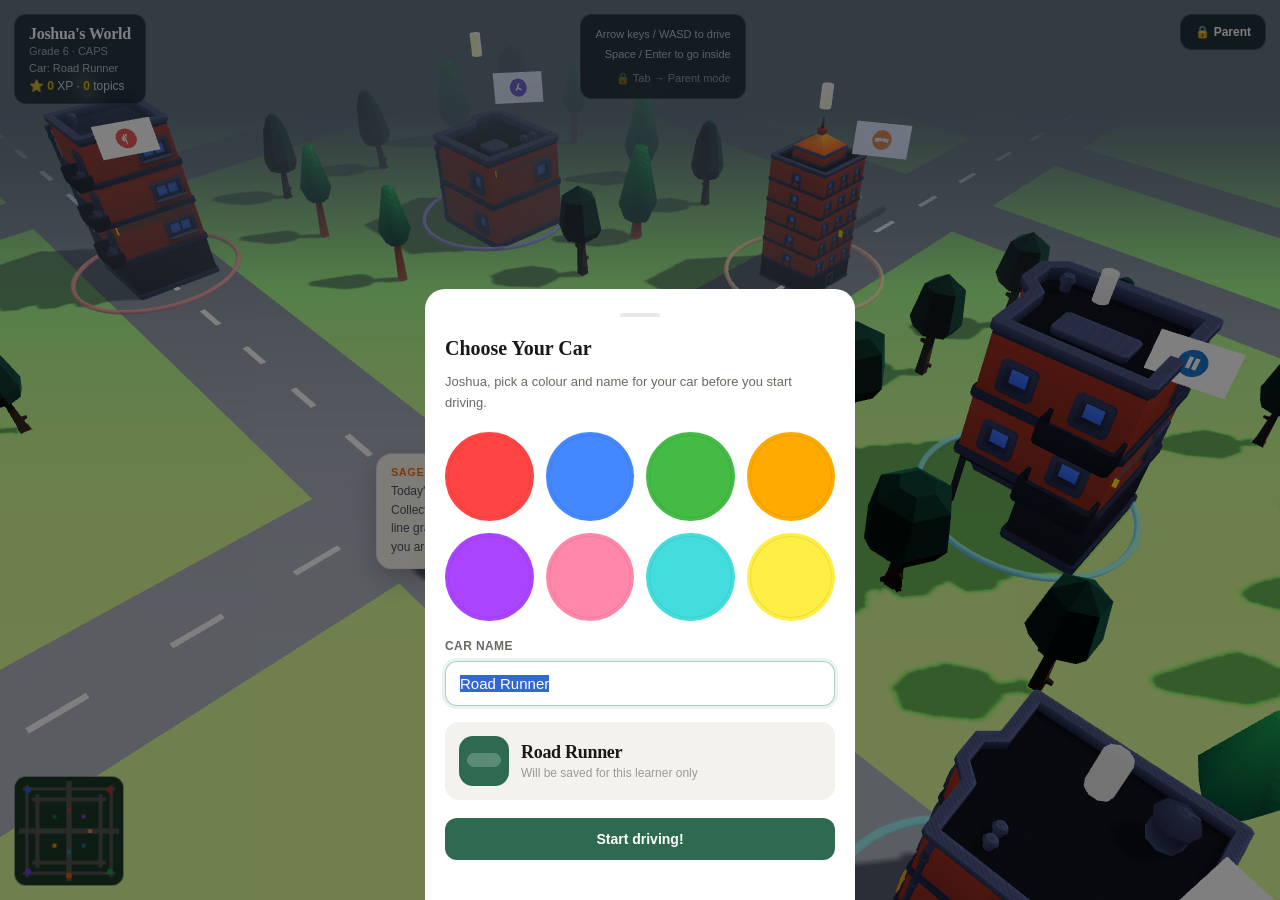
<file: index.html>
<!DOCTYPE html>
<html lang="en">
<head>
<meta charset="UTF-8">
<meta name="viewport" content="width=device-width, initial-scale=1.0, user-scalable=no">
<meta name="theme-color" content="#1a1a2e">
<meta name="description" content="HomeSchool Hub — CAPS Learning World">
<meta name="apple-mobile-web-app-capable" content="yes">
<meta name="apple-mobile-web-app-status-bar-style" content="default">
<meta name="apple-mobile-web-app-title" content="HomeSchool Hub">
<title>HomeSchool Hub 🌿</title>
<link rel="manifest" href="manifest.json?v=4">
<link rel="apple-touch-icon" href="data:image/svg+xml,%3Csvg xmlns='http://www.w3.org/2000/svg' viewBox='0 0 180 180'%3E%3Crect width='180' height='180' rx='36' fill='%232d6a4f'/%3E%3Ctext x='50%25' y='54%25' text-anchor='middle' dominant-baseline='middle' font-size='104'%3E%F0%9F%8C%BF%3C/text%3E%3C/svg%3E">
<link rel="stylesheet" href="css/app.css?v=3">
</head>
<body>

<!-- ════════════════════════════════════════════════════
     SCREEN 1: INTRO / Child Select
═════════════════════════════════════════════════════ -->
<div id="screen-intro" class="screen">
  <div class="intro-logo">🌿</div>
  <div class="intro-title">HomeSchool Hub</div>
  <div class="intro-sub">CAPS · PRIVATE · OFFLINE</div>

  <div class="child-cards" id="child-cards-container"></div>

  <button class="intro-btn" id="enter-world-btn" disabled onclick="enterWorld()">
    🚗 Enter Learning World
  </button>
  <div class="popia-note">
    All data is stored on this device only.<br>
    No internet required. POPIA compliant — your family's privacy is protected.
  </div>
</div>

<!-- ════════════════════════════════════════════════════
     SCREEN 2: 3D WORLD
═════════════════════════════════════════════════════ -->
<div id="screen-world" class="screen hidden">
  <canvas id="world-canvas"></canvas>
  <div class="world-hud">
    <div class="hud-top">
      <div class="hud-card">
        <div class="hud-name" id="hud-child-name">Joshua</div>
        <div class="hud-sub" id="hud-child-grade">Grade 6 · CAPS</div>
        <div class="hud-car-name" id="hud-car-name">Car: Road Runner</div>
        <div class="hud-streak hidden" id="hud-streak">🔥 3-day streak</div>
        <div class="hud-xp">⭐ <span id="hud-xp">0</span> XP · <span id="hud-done">0</span> topics</div>
      </div>
      <div class="hud-card hud-controls">
        <div>Arrow keys / WASD to drive</div>
        <div>Space / Enter to go inside</div>
        <div style="margin-top:4px;opacity:.5">🔒 Tab → Parent mode</div>
      </div>
      <button class="hud-lock-btn" onclick="openParentDashboard()">🔒 Parent</button>
    </div>

    <!-- Approach prompt -->
    <div class="approach-bar hidden" id="approach-bar">
      <div class="approach-name" id="approach-name">📐 Mathematics</div>
      <div class="approach-hint">Press <kbd>Space</kbd> or tap button to enter</div>
      <div class="approach-hint" id="sage-prompt" style="margin-top:6px;color:#6b5ca5">Sage says: Follow the roads to your next lesson.</div>
    </div>

    <!-- Enter button (always visible when near) -->
    <button class="enter-btn-world" id="world-enter-btn" onclick="enterSubjectFromWorld()">
      Enter →
    </button>

    <!-- D-pad -->
    <div class="dpad">
      <div class="dpad-row"><button class="dpad-btn" id="d-up">▲</button></div>
      <div class="dpad-row">
        <button class="dpad-btn" id="d-left">◀</button>
        <button class="dpad-btn" id="d-down">▼</button>
        <button class="dpad-btn" id="d-right">▶</button>
      </div>
    </div>

    <!-- Minimap -->
    <div class="minimap">
      <canvas id="minimap-canvas" width="110" height="110"></canvas>
    </div>
    <div class="world-effects" id="world-effects"></div>
    <div class="sage-bubble hidden" id="sage-bubble">
      <div class="sage-title" id="sage-title">Sage</div>
      <div class="sage-text" id="sage-text">Drive to a building to begin.</div>
    </div>
  </div>
</div>

<!-- ════════════════════════════════════════════════════
     SCREEN 3: SUBJECT LMS
═════════════════════════════════════════════════════ -->
<div id="screen-lms" class="screen hidden">
  <div class="lms-topbar">
    <button class="back-btn" onclick="goToWorld()">← World</button>
    <div class="lms-subject-icon" id="lms-icon">📐</div>
    <div class="lms-subject-title" id="lms-title">Mathematics</div>
    <button class="back-btn" onclick="showScreen('dash')" style="font-size:12px">📊 Overview</button>
  </div>
  <div class="lms-body" id="lms-body"></div>
</div>

<!-- ════════════════════════════════════════════════════
     SCREEN 3B: ARCADE
═════════════════════════════════════════════════════ -->
<div id="screen-arcade" class="screen hidden">
  <div class="lms-topbar">
    <button class="back-btn" onclick="goToWorld()">← World</button>
    <div class="lms-subject-icon">🎮</div>
    <div class="lms-subject-title">Maths Arcade</div>
    <button class="back-btn" onclick="showScreen('dash')" style="font-size:12px">📊 Overview</button>
  </div>
  <div class="lms-body arcade-body" id="arcade-body"></div>
</div>

<!-- ════════════════════════════════════════════════════
     SCREEN 4: DASHBOARD OVERVIEW
═════════════════════════════════════════════════════ -->
<div id="screen-dash" class="screen hidden">
  <div class="lms-topbar">
    <button class="back-btn" onclick="goToWorld()">← World</button>
    <div class="lms-subject-title">Overview</div>
    <button class="back-btn" onclick="lockParentMode()">🔒 Exit</button>
  </div>
  <div id="dash-body" style="overflow-y:auto;flex:1;padding:16px"></div>
</div>

<!-- ════════════════════════════════════════════════════
     SCREEN 5: PORTFOLIO
═════════════════════════════════════════════════════ -->
<div id="screen-portfolio" class="screen hidden">
  <div class="lms-topbar">
    <button class="back-btn" onclick="showScreen('dash')">← Overview</button>
    <div class="lms-subject-title">Portfolio 📁</div>
    <button class="back-btn" onclick="exportPortfolio()" style="font-size:12px">Export PDF</button>
  </div>
  <div id="portfolio-body" style="overflow-y:auto;flex:1;padding:16px"></div>
</div>

<!-- ════════════════════════════════════════════════════
     SCREEN 6: LOG
═════════════════════════════════════════════════════ -->
<div id="screen-log" class="screen hidden">
  <div class="lms-topbar">
    <button class="back-btn" onclick="showScreen('dash')">← Overview</button>
    <div class="lms-subject-title">Learning Log 📅</div>
    <button class="back-btn" onclick="logToday()" style="color:var(--green);border-color:var(--green)">+ Log Today</button>
  </div>
  <div id="log-body" style="overflow-y:auto;flex:1;padding:16px"></div>
</div>

<!-- ════════════════════════════════════════════════════
     SCREEN 7: INSPECTION REPORT
═════════════════════════════════════════════════════ -->
<div id="screen-report" class="screen hidden">
  <div class="lms-topbar report-topbar no-print">
    <button class="back-btn" onclick="showScreen('dash')">← Overview</button>
    <div class="lms-subject-title">Inspection Report</div>
    <button class="back-btn" onclick="printInspectionReport()" style="color:var(--green);border-color:var(--green)">🖨 Print</button>
  </div>
  <div id="report-body" class="report-body"></div>
</div>

<!-- Bottom nav (shown on lms/dash/portfolio/log screens) -->
<div class="bottom-nav" id="bottom-nav" style="display:none">
  <button class="nav-btn" id="nav-world" onclick="goToWorld()">
    <span class="nav-btn-icon">🌍</span><span>World</span>
  </button>
  <button class="nav-btn active" id="nav-dash" onclick="showScreen('dash')">
    <span class="nav-btn-icon">📊</span><span>Overview</span>
  </button>
  <button class="nav-btn" id="nav-portfolio" onclick="showScreen('portfolio')">
    <span class="nav-btn-icon">📁</span><span>Portfolio</span>
  </button>
  <button class="nav-btn" id="nav-log" onclick="showScreen('log')">
    <span class="nav-btn-icon">📅</span><span>Log</span>
  </button>
  <button class="nav-btn" id="nav-settings" onclick="showModal('settings')">
    <span class="nav-btn-icon">⚙️</span><span>Settings</span>
  </button>
</div>

<!-- XP toast -->
<div class="xp-toast" id="xp-toast">+10 XP ⭐</div>

<!-- Settings modal -->
<div class="modal-overlay hidden" id="modal-settings" onclick="closeModalOutside(event,'settings')">
  <div class="modal-sheet" id="settings-sheet">
    <div class="modal-handle"></div>
    <div class="modal-title">Settings</div>
    <div id="settings-body"></div>
  </div>
</div>

<!-- Car setup modal -->
<div class="modal-overlay hidden" id="modal-car-setup" onclick="closeModalOutside(event,'car-setup')">
  <div class="modal-sheet car-setup-sheet" id="car-setup-sheet">
    <div class="modal-handle"></div>
    <div class="modal-title">Choose Your Car</div>
    <div class="car-setup-subtitle" id="car-setup-subtitle">Pick a colour and give your car a name.</div>
    <div class="car-color-grid" id="car-color-grid"></div>
    <label class="car-setup-label" for="car-name-input">Car name</label>
    <input id="car-name-input" class="car-name-input" type="text" maxlength="16" placeholder="Road Runner" />
    <div class="car-setup-preview">
      <div class="car-preview-chip" id="car-preview-chip"></div>
      <div class="car-preview-copy">
        <div class="car-preview-title" id="car-preview-title">Road Runner</div>
        <div class="car-preview-meta">Will be saved for this learner only</div>
      </div>
    </div>
    <div class="car-setup-actions">
      <button class="back-btn" id="car-setup-cancel" onclick="closeCarSetup()">Later</button>
      <button class="car-setup-save" onclick="saveCarSetup()">Start driving!</button>
    </div>
  </div>
</div>

<!-- Parent PIN modal -->
<div class="modal-overlay hidden" id="modal-parent-pin" onclick="closeModalOutside(event,'parent-pin')">
  <div class="modal-sheet pin-sheet" id="parent-pin-sheet">
    <div class="modal-handle"></div>
    <div class="modal-title">Parent PIN</div>
    <div class="pin-subtitle">Enter your 4-digit PIN to open parent mode.</div>
    <div class="pin-dots" id="parent-pin-dots">
      <div class="pin-dot" id="parent-pin-dot-0"></div>
      <div class="pin-dot" id="parent-pin-dot-1"></div>
      <div class="pin-dot" id="parent-pin-dot-2"></div>
      <div class="pin-dot" id="parent-pin-dot-3"></div>
    </div>
    <div class="pin-pad">
      <button class="pin-key" onclick="parentPinPress(1)">1</button>
      <button class="pin-key" onclick="parentPinPress(2)">2</button>
      <button class="pin-key" onclick="parentPinPress(3)">3</button>
      <button class="pin-key" onclick="parentPinPress(4)">4</button>
      <button class="pin-key" onclick="parentPinPress(5)">5</button>
      <button class="pin-key" onclick="parentPinPress(6)">6</button>
      <button class="pin-key" onclick="parentPinPress(7)">7</button>
      <button class="pin-key" onclick="parentPinPress(8)">8</button>
      <button class="pin-key" onclick="parentPinPress(9)">9</button>
      <button class="pin-key" onclick="parentPinClear()" style="font-size:13px">⌫</button>
      <button class="pin-key" onclick="parentPinPress(0)">0</button>
      <button class="pin-key pin-key-submit" onclick="parentPinSubmit()">→</button>
    </div>
    <div class="pin-hint" id="parent-pin-hint">Default PIN: 1234 - change it in Settings.</div>
  </div>
</div>

<!-- ═══════════ SCRIPTS ═══════════ -->
<script src="data/curriculum.js?v=6"></script>
<script src="data/arcade-games.js?v=2"></script>
<script src="lib/three.min.js"></script>
<script src="lib/GLTFLoader.js"></script>
<script src="js/world.js?v=10"></script>
<script src="js/app.js?v=18"></script>
</body>
</html>
</file>
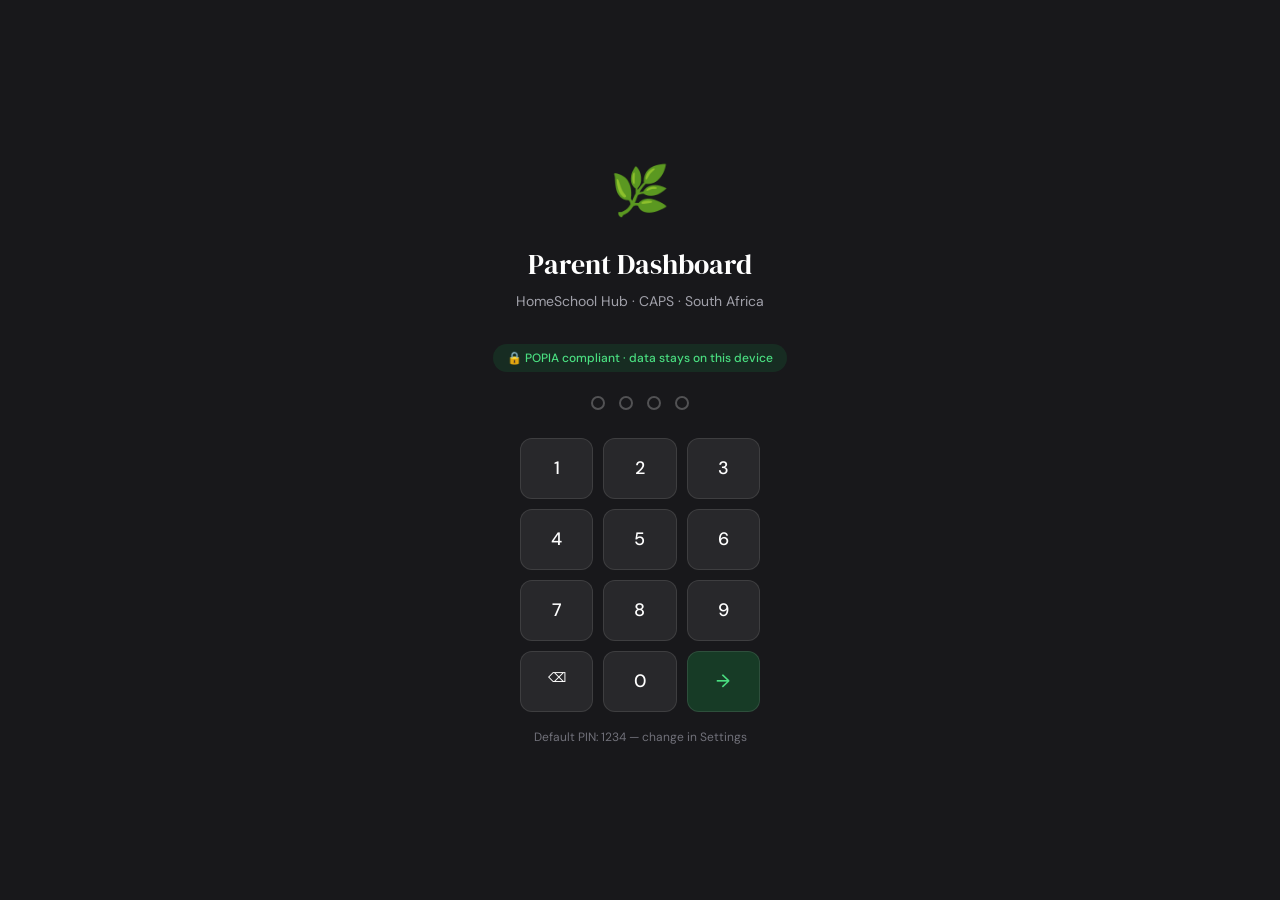
<file: parent-dashboard/index.html>
<!DOCTYPE html>
<html lang="en">
<head>
<meta charset="UTF-8">
<meta name="viewport" content="width=device-width,initial-scale=1">
<title>HomeSchool Hub — Parent Dashboard</title>
<link rel="preconnect" href="https://fonts.googleapis.com">
<link href="https://fonts.googleapis.com/css2?family=DM+Serif+Display:ital@0;1&family=DM+Sans:wght@300;400;500;600&display=swap" rel="stylesheet">
<style>
/* ── Tokens ─────────────────────────────────────────── */
:root{
  --ink:#18181b;--ink2:#52525b;--ink3:#a1a1aa;
  --paper:#fafaf9;--surface:#ffffff;--surface2:#f4f4f5;--surface3:#e4e4e7;
  --border:rgba(0,0,0,.08);--border2:rgba(0,0,0,.05);
  --green:#16a34a;--green-d:#15803d;--green-bg:#f0fdf4;--green-mid:#bbf7d0;
  --amber:#d97706;--amber-bg:#fffbeb;--amber-mid:#fde68a;
  --blue:#2563eb;--blue-bg:#eff6ff;--blue-mid:#bfdbfe;
  --red:#dc2626;--red-bg:#fef2f2;
  --purple:#7c3aed;--purple-bg:#f5f3ff;--purple-mid:#ddd6fe;
  --teal:#0d9488;--teal-bg:#f0fdfa;
  --r:8px;--rl:14px;--rxl:20px;
  --sh:0 1px 3px rgba(0,0,0,.06),0 1px 2px rgba(0,0,0,.04);
  --sh-lg:0 4px 16px rgba(0,0,0,.08),0 2px 6px rgba(0,0,0,.04);
}
*{box-sizing:border-box;margin:0;padding:0}
html,body{height:100%;background:var(--paper);color:var(--ink);font-family:'DM Sans',sans-serif;font-size:15px;line-height:1.5}
h1,h2,h3,.serif{font-family:'DM Serif Display',serif}

/* ── Lock screen ──────────────────────────────────────── */
#lock-screen{
  position:fixed;inset:0;background:var(--ink);
  display:flex;align-items:center;justify-content:center;
  z-index:999;transition:opacity .4s
}
#lock-screen.gone{opacity:0;pointer-events:none}
.lock-box{text-align:center;max-width:360px;padding:0 20px}
.lock-logo{font-size:48px;margin-bottom:16px}
.lock-title{font-family:'DM Serif Display',serif;font-size:28px;color:#fff;margin-bottom:6px}
.lock-sub{color:#a1a1aa;font-size:14px;margin-bottom:32px}
.pin-dots{display:flex;gap:14px;justify-content:center;margin-bottom:28px}
.pin-dot{width:14px;height:14px;border-radius:50%;border:2px solid rgba(255,255,255,.25);transition:all .15s}
.pin-dot.filled{background:#16a34a;border-color:#16a34a;transform:scale(1.15)}
.pin-pad{display:grid;grid-template-columns:repeat(3,1fr);gap:10px;max-width:240px;margin:0 auto 16px}
.pin-key{background:rgba(255,255,255,.07);border:1px solid rgba(255,255,255,.1);
  border-radius:12px;padding:16px;font-size:18px;font-weight:500;color:#fff;
  cursor:pointer;transition:all .15s;user-select:none}
.pin-key:hover{background:rgba(255,255,255,.15)}
.pin-key:active{transform:scale(.94)}
.lock-hint{color:#71717a;font-size:12px}
.lock-badge{display:inline-flex;align-items:center;gap:6px;background:rgba(22,163,74,.15);
  color:#4ade80;border-radius:20px;padding:5px 14px;font-size:12px;font-weight:500;margin-bottom:24px}

/* ── App shell ─────────────────────────────────────────── */
.app{display:flex;height:100vh;overflow:hidden}

/* ── Sidebar ─────────────────────────────────────────── */
.sidebar{
  width:240px;background:var(--surface);border-right:1px solid var(--border);
  display:flex;flex-direction:column;flex-shrink:0;overflow-y:auto
}
.sidebar-brand{padding:22px 20px 14px;border-bottom:1px solid var(--border2)}
.brand-mark{display:flex;align-items:center;gap:10px}
.brand-icon{font-size:24px}
.brand-name{font-family:'DM Serif Display',serif;font-size:18px;color:var(--ink);line-height:1}
.brand-tag{font-size:10px;color:var(--ink3);font-family:'DM Sans',sans-serif;letter-spacing:.5px;text-transform:uppercase}
.plan-pill{margin:10px 20px 0;background:var(--amber-bg);border:1px solid var(--amber-mid);
  border-radius:20px;padding:5px 12px;display:flex;align-items:center;justify-content:space-between}
.plan-name{font-size:11px;font-weight:600;color:var(--amber)}
.plan-upgrade{font-size:10px;color:var(--amber);cursor:pointer;text-decoration:underline}

.nav-group{padding:12px 10px 4px}
.nav-section{font-size:10px;font-weight:600;letter-spacing:.7px;color:var(--ink3);
  text-transform:uppercase;padding:4px 10px 6px}
.nav-item{display:flex;align-items:center;gap:10px;padding:8px 12px;border-radius:var(--r);
  cursor:pointer;font-size:13px;color:var(--ink2);transition:all .15s;margin:1px 0}
.nav-item:hover{background:var(--surface2);color:var(--ink)}
.nav-item.active{background:var(--green-bg);color:var(--green-d);font-weight:600}
.nav-item .ni{font-size:16px;width:22px;text-align:center;flex-shrink:0}
.nav-badge{margin-left:auto;background:var(--green);color:#fff;
  font-size:10px;font-weight:700;padding:1px 6px;border-radius:10px}

.child-switcher{margin:auto 0 0;padding:14px 12px;border-top:1px solid var(--border2)}
.switcher-label{font-size:10px;font-weight:600;letter-spacing:.5px;color:var(--ink3);
  text-transform:uppercase;margin-bottom:8px;padding:0 4px}
.child-chip{display:flex;align-items:center;gap:10px;padding:9px 10px;border-radius:var(--r);
  cursor:pointer;transition:all .15s;border:1px solid transparent}
.child-chip:hover{background:var(--surface2)}
.child-chip.active{background:var(--green-bg);border-color:var(--green-mid)}
.child-avatar{width:30px;height:30px;border-radius:50%;display:flex;align-items:center;
  justify-content:center;font-size:12px;font-weight:700;color:#fff;flex-shrink:0}
.child-info{flex:1;min-width:0}
.child-chip-name{font-size:13px;font-weight:600;color:var(--ink)}
.child-chip-grade{font-size:11px;color:var(--ink3)}
.add-child-btn{display:flex;align-items:center;gap:8px;padding:8px 10px;
  color:var(--ink3);cursor:pointer;font-size:12px;border-radius:var(--r);transition:all .15s}
.add-child-btn:hover{background:var(--surface2);color:var(--ink2)}

/* ── Main ─────────────────────────────────────────── */
.main{flex:1;display:flex;flex-direction:column;overflow:hidden;min-width:0}
.topbar{background:var(--surface);border-bottom:1px solid var(--border);
  padding:0 28px;height:56px;display:flex;align-items:center;gap:16px;flex-shrink:0}
.topbar-title{font-family:'DM Serif Display',serif;font-size:20px;flex:1}
.topbar-badges{display:flex;gap:8px;align-items:center}
.tbadge{font-size:11px;font-weight:600;padding:4px 10px;border-radius:20px;display:flex;align-items:center;gap:5px}
.tbadge-offline{background:var(--green-bg);color:var(--green-d)}
.tbadge-popia{background:var(--blue-bg);color:var(--blue)}
.topbar-btn{border:1px solid var(--border);background:var(--surface);border-radius:var(--r);
  padding:6px 14px;font-size:13px;font-weight:500;cursor:pointer;color:var(--ink2);
  transition:all .15s;font-family:'DM Sans',sans-serif}
.topbar-btn:hover{background:var(--surface2)}
.content{flex:1;overflow-y:auto;padding:28px}

/* ── Cards ─────────────────────────────────────────── */
.card{background:var(--surface);border:1px solid var(--border);border-radius:var(--rl);padding:20px;box-shadow:var(--sh)}
.card-head{display:flex;align-items:center;justify-content:space-between;margin-bottom:14px}
.card-title{font-size:11px;font-weight:600;letter-spacing:.5px;color:var(--ink3);text-transform:uppercase}
.card-action{font-size:12px;color:var(--green-d);cursor:pointer;font-weight:500}

/* ── Grids ─────────────────────────────────────────── */
.g4{display:grid;grid-template-columns:repeat(4,1fr);gap:16px}
.g3{display:grid;grid-template-columns:repeat(3,1fr);gap:16px}
.g2{display:grid;grid-template-columns:repeat(2,1fr);gap:16px}
.g2-3{display:grid;grid-template-columns:2fr 3fr;gap:16px}

/* ── Stat boxes ─────────────────────────────────────── */
.stat{background:var(--surface);border:1px solid var(--border);border-radius:var(--r);padding:16px}
.stat-label{font-size:11px;color:var(--ink3);margin-bottom:6px;font-weight:500}
.stat-num{font-family:'DM Serif Display',serif;font-size:30px;line-height:1;margin-bottom:5px}
.stat-sub{font-size:12px;color:var(--ink2)}
.stat-bar{height:4px;background:var(--surface2);border-radius:2px;margin-top:10px;overflow:hidden}
.stat-fill{height:100%;border-radius:2px}

/* ── Subject rows ─────────────────────────────────── */
.subj-row{display:flex;align-items:center;gap:12px;padding:10px 0;
  border-bottom:1px solid var(--border2);cursor:pointer;transition:all .1s}
.subj-row:last-child{border:none}
.subj-row:hover{padding-left:4px}
.subj-dot{width:9px;height:9px;border-radius:50%;flex-shrink:0}
.subj-label{font-size:13px;font-weight:500;flex:1}
.subj-count{font-size:11px;color:var(--ink3);margin-right:6px}
.mini-bar{width:80px;height:6px;background:var(--surface2);border-radius:3px;overflow:hidden;flex-shrink:0}
.mini-fill{height:100%;border-radius:3px}
.subj-pct{font-size:12px;color:var(--ink2);width:32px;text-align:right}

/* ── Topic list ─────────────────────────────────────── */
.topic-section{font-size:10px;font-weight:700;letter-spacing:.6px;color:var(--ink3);
  text-transform:uppercase;padding:14px 0 8px;border-bottom:1px solid var(--border2);margin-bottom:2px}
.topic-row{display:flex;align-items:center;gap:10px;padding:9px 0;
  border-bottom:1px solid var(--border2);transition:all .15s}
.topic-row:last-child{border:none}
.topic-row:hover{background:var(--surface2);padding-left:4px;border-radius:6px;margin:0 -4px;padding-left:8px}
.tcheck{width:20px;height:20px;border-radius:5px;border:1.5px solid var(--border);flex-shrink:0;
  display:flex;align-items:center;justify-content:center;cursor:pointer;transition:all .2s;font-size:11px}
.tcheck.done{background:var(--green);border-color:var(--green);color:#fff}
.tcheck.partial{background:var(--amber-bg);border-color:var(--amber);color:var(--amber)}
.ttitle{flex:1;font-size:13px;line-height:1.4;color:var(--ink)}
.ttitle.done{color:var(--ink3);text-decoration:line-through}
.tstatus{font-size:10px;font-weight:600;padding:2px 7px;border-radius:8px;flex-shrink:0}
.ts-done{background:var(--green-bg);color:var(--green-d)}
.ts-partial{background:var(--amber-bg);color:var(--amber)}
.ts-none{background:var(--surface2);color:var(--ink3)}

/* ── Portfolio grid ─────────────────────────────────── */
.port-grid{display:grid;grid-template-columns:repeat(auto-fill,minmax(180px,1fr));gap:12px}
.port-card{background:var(--surface);border:1px solid var(--border);border-radius:var(--rl);
  padding:12px;cursor:pointer;transition:all .2s}
.port-card:hover{transform:translateY(-2px);box-shadow:var(--sh-lg)}
.port-thumb{height:64px;border-radius:8px;display:flex;align-items:center;
  justify-content:center;font-size:26px;margin-bottom:10px}
.port-name{font-size:12px;font-weight:600;margin-bottom:3px;color:var(--ink)}
.port-meta{font-size:10px;color:var(--ink3)}
.port-tags{display:flex;gap:4px;flex-wrap:wrap;margin-top:7px}
.ptag{font-size:10px;font-weight:600;padding:2px 7px;border-radius:8px}
.drop-zone{border:2px dashed var(--border);border-radius:var(--rl);padding:28px;
  text-align:center;cursor:pointer;transition:all .2s;background:var(--surface)}
.drop-zone:hover{border-color:var(--green);background:var(--green-bg)}

/* ── Log entries ─────────────────────────────────────── */
.log-entry{background:var(--surface);border:1px solid var(--border);border-radius:var(--rl);
  padding:16px;margin-bottom:12px}
.log-date-row{display:flex;align-items:center;justify-content:space-between;margin-bottom:10px}
.log-date{font-size:14px;font-weight:600;color:var(--ink)}
.log-mood{font-size:12px;padding:3px 10px;border-radius:10px;font-weight:600}
.log-meta-grid{display:grid;grid-template-columns:repeat(3,1fr);gap:8px;margin-bottom:10px}
.log-meta-box{background:var(--surface2);border-radius:8px;padding:9px}
.log-meta-label{font-size:10px;color:var(--ink3);margin-bottom:2px}
.log-meta-val{font-size:13px;font-weight:600;color:var(--ink)}
.log-notes{font-size:13px;color:var(--ink2);line-height:1.6}

/* ── EdTech app cards ─────────────────────────────────── */
.app-card{display:flex;align-items:center;gap:12px;padding:12px 14px;
  background:var(--surface);border:1px solid var(--border);border-radius:var(--r);
  cursor:pointer;transition:all .15s}
.app-card:hover{border-color:var(--green);transform:translateY(-1px);box-shadow:var(--sh)}
.app-icon{width:38px;height:38px;border-radius:10px;display:flex;align-items:center;
  justify-content:center;font-size:17px;font-weight:700;flex-shrink:0;color:#fff}
.app-info{flex:1;min-width:0}
.app-name{font-size:13px;font-weight:600;color:var(--ink)}
.app-sub{font-size:11px;color:var(--ink3)}
.app-launch{font-size:12px;color:var(--green-d);font-weight:600}

/* ── Materials cards ─────────────────────────────────── */
.mat-card{background:var(--surface2);border:1px solid var(--border);border-radius:var(--r);
  padding:12px;transition:all .15s;cursor:pointer}
.mat-card:hover{background:var(--surface);box-shadow:var(--sh)}
.mat-type{font-size:10px;font-weight:700;letter-spacing:.4px;padding:2px 7px;
  border-radius:6px;display:inline-block;margin-bottom:6px}
.mat-name{font-size:13px;font-weight:600;margin-bottom:3px;color:var(--ink)}
.mat-sub{font-size:11px;color:var(--ink3)}

/* ── Tabs ─────────────────────────────────────────────── */
.tabs{display:flex;gap:2px;background:var(--surface2);border-radius:10px;
  padding:3px;width:fit-content;margin-bottom:18px}
.tab{font-size:13px;padding:6px 16px;border-radius:8px;cursor:pointer;
  color:var(--ink2);transition:all .15s;font-weight:500}
.tab.active{background:var(--surface);color:var(--ink);font-weight:600;box-shadow:var(--sh)}

/* ── Settings sections ─────────────────────────────────── */
.settings-group{background:var(--surface);border:1px solid var(--border);border-radius:var(--rl);overflow:hidden;margin-bottom:14px}
.settings-row{display:flex;align-items:center;gap:12px;padding:13px 16px;border-bottom:1px solid var(--border2);cursor:pointer;transition:background .1s}
.settings-row:last-child{border:none}
.settings-row:hover{background:var(--surface2)}
.sr-icon{font-size:18px;width:26px;text-align:center;flex-shrink:0}
.sr-label{font-size:13px;font-weight:500;flex:1;color:var(--ink)}
.sr-val{font-size:12px;color:var(--ink3)}
.sr-arrow{font-size:12px;color:var(--ink3)}

/* ── Commercial upgrade banner ─────────────────────────── */
.upgrade-banner{background:linear-gradient(135deg,#1a1a2e 0%,#16213e 60%,#0f3460 100%);
  border-radius:var(--rl);padding:22px;color:#fff;position:relative;overflow:hidden;margin-bottom:20px}
.upgrade-banner::after{content:'✨';position:absolute;right:20px;top:50%;
  transform:translateY(-50%);font-size:48px;opacity:.15}
.ub-plan{font-size:10px;font-weight:700;letter-spacing:1px;color:#fbbf24;
  text-transform:uppercase;margin-bottom:6px}
.ub-title{font-family:'DM Serif Display',serif;font-size:20px;margin-bottom:6px}
.ub-sub{font-size:13px;opacity:.75;margin-bottom:16px;line-height:1.5}
.ub-btn{background:#16a34a;color:#fff;border:none;padding:10px 22px;border-radius:10px;
  font-size:13px;font-weight:700;cursor:pointer;font-family:'DM Sans',sans-serif;transition:all .2s}
.ub-btn:hover{background:#15803d;transform:translateY(-1px)}

/* ── Tier comparison ─────────────────────────────────── */
.tier-grid{display:grid;grid-template-columns:repeat(3,1fr);gap:12px;margin-bottom:20px}
.tier-card{background:var(--surface);border:1px solid var(--border);border-radius:var(--rl);padding:16px;position:relative}
.tier-card.featured{border-color:var(--green);border-width:2px}
.tier-badge{position:absolute;top:-10px;left:50%;transform:translateX(-50%);
  background:var(--green);color:#fff;font-size:10px;font-weight:700;
  padding:3px 12px;border-radius:10px;white-space:nowrap}
.tier-name{font-family:'DM Serif Display',serif;font-size:18px;margin-bottom:4px;color:var(--ink)}
.tier-price{font-size:22px;font-weight:700;color:var(--green-d);margin-bottom:2px}
.tier-period{font-size:11px;color:var(--ink3);margin-bottom:14px}
.tier-feature{font-size:12px;color:var(--ink2);padding:4px 0;display:flex;align-items:flex-start;gap:7px;line-height:1.4}
.tier-check{color:var(--green);font-size:13px;flex-shrink:0;margin-top:1px}
.tier-x{color:var(--ink3);font-size:13px;flex-shrink:0;margin-top:1px}
.tier-btn{width:100%;padding:10px;border-radius:8px;font-size:13px;font-weight:600;
  cursor:pointer;font-family:'DM Sans',sans-serif;margin-top:14px;transition:all .15s;border:1px solid var(--border)}
.tier-btn.primary{background:var(--green);color:#fff;border-color:var(--green)}
.tier-btn.primary:hover{background:var(--green-d)}
.tier-btn.secondary{background:var(--surface);color:var(--ink2)}
.tier-btn.secondary:hover{background:var(--surface2)}

/* ── Buttons ─────────────────────────────────────────── */
.btn{font-family:'DM Sans',sans-serif;font-size:13px;padding:8px 16px;border-radius:var(--r);
  border:1px solid var(--border);background:var(--surface);cursor:pointer;
  font-weight:500;transition:all .15s;color:var(--ink)}
.btn:hover{background:var(--surface2)}
.btn-primary{background:var(--green);color:#fff;border-color:var(--green)}
.btn-primary:hover{background:var(--green-d)}
.btn-sm{padding:5px 12px;font-size:12px}

/* ── Anim ─────────────────────────────────────────────── */
@keyframes fadeIn{from{opacity:0;transform:translateY(8px)}to{opacity:1;transform:none}}
.fade-in{animation:fadeIn .25s ease forwards}
@keyframes stagger{from{opacity:0;transform:translateY(12px)}to{opacity:1;transform:none}}
.stagger>*{opacity:0;animation:stagger .3s ease forwards}
.stagger>*:nth-child(1){animation-delay:.04s}
.stagger>*:nth-child(2){animation-delay:.08s}
.stagger>*:nth-child(3){animation-delay:.12s}
.stagger>*:nth-child(4){animation-delay:.16s}
.stagger>*:nth-child(5){animation-delay:.20s}
.stagger>*:nth-child(6){animation-delay:.24s}

/* ── Responsive ─────────────────────────────────────── */
@media(max-width:900px){
  .sidebar{width:200px}
  .g4{grid-template-columns:repeat(2,1fr)}
  .g2-3{grid-template-columns:1fr}
  .tier-grid{grid-template-columns:1fr}
}
@media(max-width:650px){
  .sidebar{display:none}
  .g4,.g3,.g2{grid-template-columns:1fr}
  .content{padding:16px}
  .topbar{padding:0 16px}
}
</style>
</head>
<body>

<!-- ════ LOCK SCREEN ════ -->
<div id="lock-screen">
  <div class="lock-box">
    <div class="lock-logo">🌿</div>
    <div class="lock-title">Parent Dashboard</div>
    <div class="lock-sub">HomeSchool Hub · CAPS · South Africa</div>
    <div class="lock-badge">🔒 POPIA compliant · data stays on this device</div>
    <div class="pin-dots" id="pin-dots">
      <div class="pin-dot" id="pd0"></div>
      <div class="pin-dot" id="pd1"></div>
      <div class="pin-dot" id="pd2"></div>
      <div class="pin-dot" id="pd3"></div>
    </div>
    <div class="pin-pad">
      <div class="pin-key" onclick="pinPress(1)">1</div>
      <div class="pin-key" onclick="pinPress(2)">2</div>
      <div class="pin-key" onclick="pinPress(3)">3</div>
      <div class="pin-key" onclick="pinPress(4)">4</div>
      <div class="pin-key" onclick="pinPress(5)">5</div>
      <div class="pin-key" onclick="pinPress(6)">6</div>
      <div class="pin-key" onclick="pinPress(7)">7</div>
      <div class="pin-key" onclick="pinPress(8)">8</div>
      <div class="pin-key" onclick="pinPress(9)">9</div>
      <div class="pin-key" onclick="pinClear()" style="font-size:13px">⌫</div>
      <div class="pin-key" onclick="pinPress(0)">0</div>
      <div class="pin-key" onclick="pinSubmit()" style="background:rgba(22,163,74,.25);color:#4ade80">→</div>
    </div>
    <div class="lock-hint">Default PIN: 1234 — change in Settings</div>
  </div>
</div>

<!-- ════ APP SHELL ════ -->
<div class="app">

<!-- SIDEBAR -->
<aside class="sidebar">
  <div class="sidebar-brand">
    <div class="brand-mark">
      <span class="brand-icon">🌿</span>
      <div>
        <div class="brand-name">HomeSchool Hub</div>
        <div class="brand-tag">Parent Dashboard</div>
      </div>
    </div>
  </div>
  <div class="plan-pill">
    <span class="plan-name">FREE PLAN</span>
    <span class="plan-upgrade" onclick="nav('upgrade')">Upgrade →</span>
  </div>

  <div class="nav-group">
    <div class="nav-section">Overview</div>
    <div class="nav-item active" id="ni-dashboard" onclick="nav('dashboard')">
      <span class="ni">📊</span> Dashboard
    </div>
    <div class="nav-item" id="ni-curriculum" onclick="nav('curriculum')">
      <span class="ni">📚</span> Curriculum
    </div>
  </div>
  <div class="nav-group">
    <div class="nav-section">Records</div>
    <div class="nav-item" id="ni-portfolio" onclick="nav('portfolio')">
      <span class="ni">📁</span> Portfolio
      <span class="nav-badge">18</span>
    </div>
    <div class="nav-item" id="ni-log" onclick="nav('log')">
      <span class="ni">📅</span> Learning Log
    </div>
  </div>
  <div class="nav-group">
    <div class="nav-section">Resources</div>
    <div class="nav-item" id="ni-materials" onclick="nav('materials')">
      <span class="ni">📦</span> Materials Library
    </div>
    <div class="nav-item" id="ni-apps" onclick="nav('apps')">
      <span class="ni">🔗</span> EdTech Apps
    </div>
  </div>
  <div class="nav-group">
    <div class="nav-section">Account</div>
    <div class="nav-item" id="ni-upgrade" onclick="nav('upgrade')">
      <span class="ni">⭐</span> Plans & Pricing
    </div>
    <div class="nav-item" id="ni-settings" onclick="nav('settings')">
      <span class="ni">⚙️</span> Settings
    </div>
  </div>

  <!-- Child switcher -->
  <div class="child-switcher">
    <div class="switcher-label">Learners</div>
    <div id="child-list"></div>
    <div class="add-child-btn" onclick="addChild()">
      <span>＋</span> Add learner
    </div>
  </div>
</aside>

<!-- MAIN -->
<div class="main">
  <div class="topbar">
    <div class="topbar-title" id="topbar-title">Dashboard</div>
    <div class="topbar-badges">
      <span class="tbadge tbadge-offline">● Offline Ready</span>
      <span class="tbadge tbadge-popia">🔒 POPIA</span>
    </div>
    <button class="topbar-btn" onclick="lockApp()">🔒 Lock</button>
  </div>
  <div class="content" id="main-content"></div>
</div>

</div>

<script>
/* ═══════════ CURRICULUM DATA — Foundation + Intermediate ═══════════ */
const CURRICULUM = {
  // ── FOUNDATION PHASE ──────────────────────────────────────────
  1:{
    'English HL':{color:'#1d6fa4',icon:'📖',topics:[
      {id:'e1-1',s:'Phonics & Word Recognition',t:'Letter sounds: all 26 consonants and vowels'},
      {id:'e1-2',s:'Phonics & Word Recognition',t:'Blending CVC words (cat, sit, hot)'},
      {id:'e1-3',s:'Phonics & Word Recognition',t:'Sight words: first 50 common words'},
      {id:'e1-4',s:'Listening & Speaking',t:'Listen and follow 2-step instructions'},
      {id:'e1-5',s:'Listening & Speaking',t:'Retell a story in sequence'},
      {id:'e1-6',s:'Reading',t:'Shared reading: big books and patterned texts'},
      {id:'e1-7',s:'Reading',t:'Independent reading at Level 1–3 (basic)'},
      {id:'e1-8',s:'Writing',t:'Handwriting: all lower and upper case letters'},
      {id:'e1-9',s:'Writing',t:'Copy and write simple 3-word sentences'},
      {id:'e1-10',s:'Writing',t:'Write own name and common words'},
    ]},
    'Mathematics':{color:'#2d6a4f',icon:'🔢',topics:[
      {id:'m1-1',s:'Number Concept',t:'Count, read, write numbers 1–100'},
      {id:'m1-2',s:'Number Concept',t:'More, fewer, equal — compare groups'},
      {id:'m1-3',s:'Number Concept',t:'Ordinal numbers: 1st to 10th'},
      {id:'m1-4',s:'Number Concept',t:'Addition and subtraction within 20'},
      {id:'m1-5',s:'Number Concept',t:'Number bonds to 10'},
      {id:'m1-6',s:'Patterns',t:'Repeat patterns: AB, AAB, ABB with objects/shapes'},
      {id:'m1-7',s:'Patterns',t:'Number patterns: count in 2s, 5s, 10s'},
      {id:'m1-8',s:'Space & Shape',t:'2D shapes: circle, triangle, square, rectangle'},
      {id:'m1-9',s:'Space & Shape',t:'3D objects: ball, box, cylinder, cone — name and sort'},
      {id:'m1-10',s:'Measurement',t:'Length: longer/shorter, compare objects directly'},
      {id:'m1-11',s:'Measurement',t:'Mass: heavier/lighter — balance scale'},
      {id:'m1-12',s:'Measurement',t:'Time: morning, afternoon, night; days of the week'},
      {id:'m1-13',s:'Data Handling',t:'Sort objects by colour, shape, size; make pictographs'},
    ]},
    'Afrikaans FAL':{color:'#c0392b',icon:'🌿',topics:[
      {id:'a1-1',s:'Luister & Praat',t:'Groete en beleefdheidsuitdrukkings'},
      {id:'a1-2',s:'Luister & Praat',t:'Luister na liedjies en rympies'},
      {id:'a1-3',s:'Luister & Praat',t:'Noem voorwerpe in die klaskamer'},
      {id:'a1-4',s:'Lees',t:'Herken letters van die alfabet'},
      {id:'a1-5',s:'Lees',t:'Lees eenvoudige woorde: ma, pa, kat, hond'},
      {id:'a1-6',s:'Skryf',t:'Kopieer letters en kort woorde'},
    ]},
    'Life Skills':{color:'#1a9e8a',icon:'⭐',topics:[
      {id:'ls1-1',s:'Beginning Knowledge',t:'My family, my home, my school'},
      {id:'ls1-2',s:'Beginning Knowledge',t:'My community: helpers (doctor, police, teacher)'},
      {id:'ls1-3',s:'Personal & Social',t:'Feelings: happy, sad, angry, scared — identify and express'},
      {id:'ls1-4',s:'Personal & Social',t:'My body: parts and keeping safe'},
      {id:'ls1-5',s:'Physical Education',t:'Gross motor: skip, hop, jump, catch, kick'},
      {id:'ls1-6',s:'Creative Arts',t:'Draw, colour, paste, model with clay'},
      {id:'ls1-7',s:'Creative Arts',t:'Sing simple songs and do action rhymes'},
    ]},
  },
  2:{
    'English HL':{color:'#1d6fa4',icon:'📖',topics:[
      {id:'e2-1',s:'Phonics & Word Recognition',t:'Phonemic awareness: onset and rime, word families'},
      {id:'e2-2',s:'Phonics & Word Recognition',t:'Consonant blends: bl, cl, fl, gr, st, sp'},
      {id:'e2-3',s:'Phonics & Word Recognition',t:'Long vowel patterns: a-e, i-e, o-e, u-e'},
      {id:'e2-4',s:'Phonics & Word Recognition',t:'Sight words: 100 high-frequency words'},
      {id:'e2-5',s:'Phonics & Word Recognition',t:'Compound words and simple contractions'},
      {id:'e2-6',s:'Listening & Speaking',t:'Oral comprehension: listen to a story, answer who/what/where/when'},
      {id:'e2-7',s:'Listening & Speaking',t:'Participate in show-and-tell: 2–3 sentences'},
      {id:'e2-8',s:'Listening & Speaking',t:'Learn and recite a poem'},
      {id:'e2-9',s:'Reading',t:'Shared reading: identify characters, setting, main event'},
      {id:'e2-10',s:'Reading',t:'Independent reading: Level 6–10 books'},
      {id:'e2-11',s:'Reading',t:'Read aloud with fluency (60+ words per minute)'},
      {id:'e2-12',s:'Reading',t:'Non-fiction: read and find information in simple texts'},
      {id:'e2-13',s:'Writing',t:'Handwriting: neat, consistent letter formation (print)'},
      {id:'e2-14',s:'Writing',t:'Write 3–4 sentences on a topic with capital letter & full stop'},
      {id:'e2-15',s:'Writing',t:'Sequence: write beginning, middle, end of a known story'},
      {id:'e2-16',s:'Writing',t:'Descriptive: describe a picture in writing'},
      {id:'e2-17',s:'Language',t:'Nouns: common and proper — identify and use'},
      {id:'e2-18',s:'Language',t:'Verbs: action words in sentences'},
      {id:'e2-19',s:'Language',t:'Punctuation: capital letters, full stops, question marks'},
      {id:'e2-20',s:'Language',t:'Singular and plural: basic rules (-s, -es)'},
    ]},
    'Mathematics':{color:'#2d6a4f',icon:'🔢',topics:[
      {id:'m2-1',s:'Number Concept',t:'Count, read, write and order numbers 1–200'},
      {id:'m2-2',s:'Number Concept',t:'Odd and even numbers to 100'},
      {id:'m2-3',s:'Number Concept',t:'Place value: tens and units (to 99)'},
      {id:'m2-4',s:'Number Concept',t:'Compare and order 2-digit numbers'},
      {id:'m2-5',s:'Operations',t:'Addition to 50 (with and without regrouping)'},
      {id:'m2-6',s:'Operations',t:'Subtraction from 50 (with and without regrouping)'},
      {id:'m2-7',s:'Operations',t:'Repeated addition: introduction to multiplication'},
      {id:'m2-8',s:'Operations',t:'Sharing equally: introduction to division'},
      {id:'m2-9',s:'Operations',t:'Number bonds to 20'},
      {id:'m2-10',s:'Operations',t:'Money: identify and count SA coins and notes'},
      {id:'m2-11',s:'Fractions',t:'Halves and quarters: equal sharing of whole and group'},
      {id:'m2-12',s:'Patterns',t:'Number patterns: count in 2s, 3s, 5s, 10s (forward & backward)'},
      {id:'m2-13',s:'Patterns',t:'Geometric patterns: extend, copy, describe'},
      {id:'m2-14',s:'Space & Shape',t:'2D shapes: sides, corners, symmetry'},
      {id:'m2-15',s:'Space & Shape',t:'3D objects: faces, edges, vertices — describe and sort'},
      {id:'m2-16',s:'Space & Shape',t:'Position: left/right, above/below, between, next to'},
      {id:'m2-17',s:'Measurement',t:'Length: non-standard units, ruler (cm), compare and order'},
      {id:'m2-18',s:'Measurement',t:'Mass: grams and kilograms — use a scale'},
      {id:'m2-19',s:'Measurement',t:'Capacity: litres — containers and comparison'},
      {id:'m2-20',s:'Measurement',t:'Time: days, months, seasons; digital clock to the hour'},
      {id:'m2-21',s:'Data Handling',t:'Collect data by asking questions; tally and graph'},
      {id:'m2-22',s:'Data Handling',t:'Read pictographs and bar graphs; answer questions'},
    ]},
    'Afrikaans FAL':{color:'#c0392b',icon:'🌿',topics:[
      {id:'a2-1',s:'Luister & Praat',t:'Luister na verhale en beantwoord eenvoudige vrae'},
      {id:'a2-2',s:'Luister & Praat',t:'Praat oor die prentjie: 2–3 sinne'},
      {id:'a2-3',s:'Luister & Praat',t:'Leer en opsê kinderliedjies en rympies'},
      {id:'a2-4',s:'Lees',t:'Lees eenvoudige sinne en kort stories'},
      {id:'a2-5',s:'Lees',t:'Herken 30 sigwoorde in Afrikaans'},
      {id:'a2-6',s:'Skryf',t:"Skryf 2–3 sinne oor 'n prentjie"},
      {id:'a2-7',s:'Taalstrukture',t:'Selfstandige naamwoorde: enkelvoud en meervoud (-e, -s)'},
      {id:'a2-8',s:'Taalstrukture',t:'Werkwoorde in teenwoordige tyd'},
      {id:'a2-9',s:'Taalstrukture',t:'Kleure, getalle, dae van die week — woordeskat'},
    ]},
    'Life Skills':{color:'#1a9e8a',icon:'⭐',topics:[
      {id:'ls2-1',s:'Beginning Knowledge',t:'SA environment: animals, plants, weather — basic facts'},
      {id:'ls2-2',s:'Beginning Knowledge',t:'My community: services, transportation, different jobs'},
      {id:'ls2-3',s:'Beginning Knowledge',t:'Health and hygiene: germs, hand washing, healthy food'},
      {id:'ls2-4',s:'Personal & Social',t:'Emotions: recognise and manage strong feelings'},
      {id:'ls2-5',s:'Personal & Social',t:'Relationships: kindness, sharing, listening to others'},
      {id:'ls2-6',s:'Personal & Social',t:'Safety: road safety, stranger awareness, internet basics'},
      {id:'ls2-7',s:'Physical Education',t:'Fine motor: cutting, threading, drawing, writing'},
      {id:'ls2-8',s:'Physical Education',t:'Gross motor: balance, coordination, simple ball games'},
      {id:'ls2-9',s:'Creative Arts',t:'Draw a person with detail; colour with intention'},
      {id:'ls2-10',s:'Creative Arts',t:'Simple craft: folding, cutting, sticking'},
      {id:'ls2-11',s:'Creative Arts',t:'Music: clap rhythms, sing in tune, action songs'},
    ]},
  },
  3:{
    'English HL':{color:'#1d6fa4',icon:'📖',topics:[
      {id:'e3-1',s:'Phonics',t:'Vowel teams: oa, ee, ea, oo, ou, ow, ai, ay'},
      {id:'e3-2',s:'Phonics',t:'R-controlled vowels: ar, er, ir, or, ur'},
      {id:'e3-3',s:'Phonics',t:'Prefixes and suffixes: un-, re-, -ing, -ed, -er, -est'},
      {id:'e3-4',s:'Phonics',t:'Multisyllabic words: decode by syllable'},
      {id:'e3-5',s:'Reading',t:'Read novels/chapter books independently (Level 18–24)'},
      {id:'e3-6',s:'Reading',t:'Comprehension: sequence, cause and effect, main idea'},
      {id:'e3-7',s:'Reading',t:'Non-fiction: headings, subheadings, captions, index'},
      {id:'e3-8',s:'Listening & Speaking',t:'Participate in a class discussion: ask and answer questions'},
      {id:'e3-9',s:'Listening & Speaking',t:'Prepared oral: 3-min retell or personal recount'},
      {id:'e3-10',s:'Writing',t:'Narrative: write a complete story (beginning, middle, end) — 1 paragraph'},
      {id:'e3-11',s:'Writing',t:'Descriptive writing: describe a person or place'},
      {id:'e3-12',s:'Writing',t:'Transactional: friendly letter, invitation, notice'},
      {id:'e3-13',s:'Language',t:'Adjectives and adverbs — identify and use in writing'},
      {id:'e3-14',s:'Language',t:'Tenses: present, past, future — use correctly in writing'},
      {id:'e3-15',s:'Language',t:'Conjunctions: and, but, because, so, when'},
      {id:'e3-16',s:'Language',t:'Punctuation: commas in lists, speech marks, apostrophes'},
    ]},
    'Mathematics':{color:'#2d6a4f',icon:'🔢',topics:[
      {id:'m3-1',s:'Number Concept',t:'Count, read, write and order numbers 1–1000'},
      {id:'m3-2',s:'Number Concept',t:'Place value: hundreds, tens, units'},
      {id:'m3-3',s:'Operations',t:'Addition and subtraction of 3-digit numbers'},
      {id:'m3-4',s:'Operations',t:'Multiplication: 2×, 3×, 4×, 5×, 10× tables'},
      {id:'m3-5',s:'Operations',t:'Division: sharing and grouping with 2, 3, 4, 5, 10'},
      {id:'m3-6',s:'Operations',t:'Word problems: choose the correct operation'},
      {id:'m3-7',s:'Fractions',t:'Halves, quarters, eighths, thirds — name, compare, write'},
      {id:'m3-8',s:'Patterns',t:'Number patterns: extend and describe rules'},
      {id:'m3-9',s:'Space & Shape',t:'2D shapes: perimeter by counting'},
      {id:'m3-10',s:'Space & Shape',t:'3D objects: net of a cube and cuboid'},
      {id:'m3-11',s:'Measurement',t:'Length: mm, cm, m — measure and convert'},
      {id:'m3-12',s:'Measurement',t:'Perimeter of rectangles and squares'},
      {id:'m3-13',s:'Measurement',t:'Mass: grams and kilograms — read scales'},
      {id:'m3-14',s:'Measurement',t:'Capacity: ml and litres — estimate and measure'},
      {id:'m3-15',s:'Measurement',t:'Time: digital and analogue clock to 5-min intervals'},
      {id:'m3-16',s:'Data Handling',t:'Bar graphs and pictographs: draw, label, interpret'},
    ]},
    'Afrikaans FAL':{color:'#c0392b',icon:'🌿',topics:[
      {id:'a3-1',s:'Luister & Praat',t:"Luister met begrip: beantwoord vrae oor 'n kort teks"},
      {id:'a3-2',s:'Luister & Praat',t:'Mondelinge aanbieding: vertel oor jou gesin of gunsteling ding'},
      {id:'a3-3',s:'Lees',t:"Lees 'n kort storie en beantwoord vrae"},
      {id:'a3-4',s:'Lees',t:'Ken 50 sigwoorde; lees in sinne'},
      {id:'a3-5',s:'Skryf',t:"Skryf 'n kort paragraaf oor 'n prentjie (4–5 sinne)"},
      {id:'a3-6',s:'Skryf',t:'Vriendelike brief: datum, aanhef, liggaam, groete'},
      {id:'a3-7',s:'Taalstrukture',t:'Byvoeglike naamwoorde: beskryf kleur, grootte, vorm'},
      {id:'a3-8',s:'Taalstrukture',t:'Voornaamwoorde: ek, jy, hy, sy, ons, hulle'},
      {id:'a3-9',s:'Taalstrukture',t:'Leestekens: punt, vraagteken, uitroepteken'},
    ]},
    'Life Skills':{color:'#1a9e8a',icon:'⭐',topics:[
      {id:'ls3-1',s:'Beginning Knowledge',t:'Plants: life cycle, parts, needs — grow a plant'},
      {id:'ls3-2',s:'Beginning Knowledge',t:'Animals: vertebrates vs invertebrates — simple classification'},
      {id:'ls3-3',s:'Beginning Knowledge',t:'SA heritage: cultures, languages, traditions'},
      {id:'ls3-4',s:'Personal & Social',t:'Problem solving: identify a problem, think of solutions'},
      {id:'ls3-5',s:'Personal & Social',t:'Healthy choices: food groups, exercise, sleep'},
      {id:'ls3-6',s:'Physical Education',t:'Sport: cooperative games, basic rules, fair play'},
      {id:'ls3-7',s:'Creative Arts',t:'Mixed media artwork: collage, printing, texture'},
      {id:'ls3-8',s:'Creative Arts',t:'Drama: act out a simple story'},
      {id:'ls3-9',s:'Creative Arts',t:'Music: rhythm instruments, follow a beat, read basic notation'},
    ]},
  },
  // Grades 4–7 trimmed for space — full version in curriculum.js
  4:{
    'Mathematics':{color:'#2d6a4f',icon:'📐',topics:[
      {id:'m4-1',s:'Numbers & Operations',t:'Whole numbers: count, order, compare (up to 4-digit)'},
      {id:'m4-2',s:'Numbers & Operations',t:'Addition & subtraction (up to 4-digit)'},
      {id:'m4-3',s:'Numbers & Operations',t:'Multiplication (2-digit × 1-digit)'},
      {id:'m4-4',s:'Numbers & Operations',t:'Division with remainders'},
      {id:'m4-5',s:'Numbers & Operations',t:'Common fractions: halves, thirds, quarters, fifths'},
      {id:'m4-6',s:'Patterns & Algebra',t:'Number patterns: sequences and rules'},
      {id:'m4-7',s:'Space & Shape',t:'2D shapes: name, sort, describe properties'},
      {id:'m4-8',s:'Space & Shape',t:'3D objects: name, describe, sort'},
      {id:'m4-9',s:'Measurement',t:'Length: mm, cm, m, km — measure & convert'},
      {id:'m4-10',s:'Measurement',t:'Perimeter and area by counting square units'},
      {id:'m4-11',s:'Data Handling',t:'Bar graphs and pictographs: draw and interpret'},
    ]},
    'English HL':{color:'#1d6fa4',icon:'📚',topics:[
      {id:'e4-1',s:'Listening & Speaking',t:'Prepared oral: short 1-min presentation'},
      {id:'e4-2',s:'Reading',t:'Comprehension: literal and inferential questions'},
      {id:'e4-3',s:'Reading',t:'Fiction: short story and picture books'},
      {id:'e4-4',s:'Writing',t:'Narrative writing (recount / story)'},
      {id:'e4-5',s:'Writing',t:'Transactional: friendly letter, list, notice'},
      {id:'e4-6',s:'Language',t:'Parts of speech: nouns, verbs, adjectives'},
      {id:'e4-7',s:'Language',t:'Tenses: present, past, future'},
    ]},
    'Natural Sciences':{color:'#6b4fbb',icon:'🔬',topics:[
      {id:'s4-1',s:'Life & Living',t:'Living vs non-living things'},
      {id:'s4-2',s:'Life & Living',t:'Plants: parts and functions'},
      {id:'s4-3',s:'Energy & Change',t:'Sound: sources, pitch, volume'},
      {id:'s4-4',s:'Energy & Change',t:'Light: sources, shadows, reflection'},
      {id:'s4-5',s:'Earth & Beyond',t:'Weather: temperature, rain, wind'},
    ]},
    'Social Sciences':{color:'#e9961a',icon:'🌍',topics:[
      {id:'ss4-1',s:'Geography',t:'Maps: key, compass directions, scale'},
      {id:'ss4-2',s:'Geography',t:'South Africa: provinces and capitals'},
      {id:'ss4-3',s:'History',t:'Family history: oral traditions and sources'},
      {id:'ss4-4',s:'History',t:'Timelines: sequencing historical events'},
    ]},
    'Afrikaans FAL':{color:'#c0392b',icon:'🌿',topics:[
      {id:'a4-1',s:'Luister & Praat',t:'Luister en volg instruksies'},
      {id:'a4-2',s:'Lees',t:'Lees met begrip: letterlike vrae'},
      {id:'a4-3',s:'Skryf',t:'Verhaaltjie skryf (eenvoudig)'},
      {id:'a4-4',s:'Taalstrukture',t:'Selfstandige naamwoorde (enkelvoud/meervoud)'},
    ]},
    'Life Skills':{color:'#1a9e8a',icon:'⭐',topics:[
      {id:'ls4-1',s:'Personal & Social',t:'Feelings and emotions: healthy expression'},
      {id:'ls4-2',s:'Physical Education',t:'Movement: ball skills, coordination games'},
      {id:'ls4-3',s:'Creative Arts',t:'Visual arts: line, shape, colour, texture'},
    ]},
  },
  // Grades 5–7 abbreviated for dashboard (full data in curriculum.js)
  5:{
    'Mathematics':{color:'#2d6a4f',icon:'📐',topics:[
      {id:'m5-1',s:'Numbers',t:'Whole numbers up to 6-digit'},
      {id:'m5-2',s:'Numbers',t:'Fractions: compare, order, equivalent'},
      {id:'m5-3',s:'Numbers',t:'Decimal fractions: tenths & hundredths'},
      {id:'m5-4',s:'Patterns',t:'Numeric and geometric patterns'},
      {id:'m5-5',s:'Space & Shape',t:'2D shapes and 3D objects'},
      {id:'m5-6',s:'Measurement',t:'Perimeter, area, volume'},
      {id:'m5-7',s:'Data',t:'Bar graphs, pie charts, mean and mode'},
    ]},
    'English HL':{color:'#1d6fa4',icon:'📚',topics:[
      {id:'e5-1',s:'Reading',t:'Comprehension: literal, inferential, evaluative'},
      {id:'e5-2',s:'Reading',t:'Novel study: character, setting, plot, theme'},
      {id:'e5-3',s:'Writing',t:'Narrative: structured story'},
      {id:'e5-4',s:'Writing',t:'Transactional: formal letter, email, report'},
      {id:'e5-5',s:'Language',t:'Figurative language: simile, metaphor, alliteration'},
    ]},
    'Natural Sciences':{color:'#6b4fbb',icon:'🔬',topics:[
      {id:'s5-1',s:'Life',t:'Photosynthesis'},
      {id:'s5-2',s:'Life',t:'Food chains and food webs'},
      {id:'s5-3',s:'Matter',t:'States of matter and changes'},
      {id:'s5-4',s:'Earth',t:'The Solar System'},
    ]},
    'Social Sciences':{color:'#e9961a',icon:'🌍',topics:[
      {id:'ss5-1',s:'Geography',t:'Africa: countries and physical features'},
      {id:'ss5-2',s:'History',t:'Ancient civilisations'},
      {id:'ss5-3',s:'History',t:'SA: Khoikhoi, San, Nguni peoples'},
    ]},
    'Afrikaans FAL':{color:'#c0392b',icon:'🌿',topics:[
      {id:'a5-1',s:'Lees',t:'Lees met begrip: afleiding en evaluering'},
      {id:'a5-2',s:'Skryf',t:'Verhalende opstel'},
      {id:'a5-3',s:'Taalstrukture',t:'Tydvorme: verlede en toekomende tyd'},
    ]},
    'Life Skills':{color:'#1a9e8a',icon:'⭐',topics:[
      {id:'ls5-1',s:'Personal',t:'Identity: culture, heritage, values'},
      {id:'ls5-2',s:'PE',t:'Athletics and team sports'},
    ]},
  },
  6:{
    'Mathematics':{color:'#2d6a4f',icon:'📐',topics:[
      {id:'m6-1',s:'Numbers',t:'Whole numbers up to 9-digit'},
      {id:'m6-2',s:'Numbers',t:'Fractions: all operations'},
      {id:'m6-3',s:'Numbers',t:'Percentages and ratio'},
      {id:'m6-4',s:'Patterns',t:'Algebraic expressions and equations'},
      {id:'m6-5',s:'Space & Shape',t:'2D, 3D, transformations, angles'},
      {id:'m6-6',s:'Measurement',t:'Area, perimeter, volume, surface area'},
      {id:'m6-7',s:'Data',t:'Graphs and probability basics'},
    ]},
    'English HL':{color:'#1d6fa4',icon:'📚',topics:[
      {id:'e6-1',s:'Reading',t:'Comprehension: all four levels'},
      {id:'e6-2',s:'Reading',t:'Novel, poetry, drama study'},
      {id:'e6-3',s:'Writing',t:'Argumentative / persuasive essay'},
      {id:'e6-4',s:'Language',t:'Figurative language: full range'},
      {id:'e6-5',s:'Language',t:'Direct and indirect speech'},
    ]},
    'Natural Sciences':{color:'#6b4fbb',icon:'🔬',topics:[
      {id:'s6-1',s:'Life',t:'Water cycle and ecosystems'},
      {id:'s6-2',s:'Matter',t:'Mixtures and separation'},
      {id:'s6-3',s:'Energy',t:'Electricity: circuits'},
      {id:'s6-4',s:'Technology',t:'Structures: design process'},
    ]},
    'Social Sciences':{color:'#e9961a',icon:'🌍',topics:[
      {id:'ss6-1',s:'Geography',t:'World map: climate and vegetation'},
      {id:'ss6-2',s:'History',t:'Cape colonisation and slavery'},
      {id:'ss6-3',s:'History',t:'The Great Trek and mineral revolution'},
    ]},
    'Afrikaans FAL':{color:'#c0392b',icon:'🌿',topics:[
      {id:'a6-1',s:'Lees',t:'Lees met begrip: krities en evaluerend'},
      {id:'a6-2',s:'Skryf',t:'Transaksionele skryfwerk'},
      {id:'a6-3',s:'Taalstrukture',t:'Beeldspraak: vergelyking, metafoor'},
    ]},
    'Life Skills':{color:'#1a9e8a',icon:'⭐',topics:[
      {id:'ls6-1',s:'Personal',t:'Puberty and healthy relationships'},
      {id:'ls6-2',s:'Creative Arts',t:'Visual arts, music, drama'},
    ]},
  },
  7:{
    'Mathematics':{color:'#2d6a4f',icon:'📐',topics:[
      {id:'m7-1',s:'Numbers',t:'Integers, exponents, all operations'},
      {id:'m7-2',s:'Numbers',t:'Financial maths: profit, loss, VAT, interest'},
      {id:'m7-3',s:'Algebra',t:'Expressions, equations, graphs'},
      {id:'m7-4',s:'Geometry',t:'Circles, congruence, similarity, transformations'},
      {id:'m7-5',s:'Measurement',t:'Volume, surface area of 3D shapes'},
      {id:'m7-6',s:'Data',t:'Mean, median, mode, range; probability'},
    ]},
    'English HL':{color:'#1d6fa4',icon:'📚',topics:[
      {id:'e7-1',s:'Reading',t:'Critical and evaluative comprehension'},
      {id:'e7-2',s:'Reading',t:'Extended novel, drama, poetry study'},
      {id:'e7-3',s:'Writing',t:'Research report: gather, synthesise, cite'},
      {id:'e7-4',s:'Language',t:'Rhetorical devices: hyperbole, irony, oxymoron'},
    ]},
    'Natural Sciences':{color:'#6b4fbb',icon:'🔬',topics:[
      {id:'s7-1',s:'Life',t:'Cells, life processes, circulatory system'},
      {id:'s7-2',s:'Matter',t:'Atoms, physical and chemical changes'},
      {id:'s7-3',s:'Earth',t:'Plate tectonics, rocks and minerals'},
    ]},
    'Social Sciences':{color:'#e9961a',icon:'🌍',topics:[
      {id:'ss7-1',s:'Geography',t:'World biomes and development indicators'},
      {id:'ss7-2',s:'History',t:'Apartheid: origins, laws, resistance'},
    ]},
    'Afrikaans FAL':{color:'#c0392b',icon:'🌿',topics:[
      {id:'a7-1',s:'Lees & Skryf',t:'Kritiese lees en argumenterende opstel'},
      {id:'a7-2',s:'Taalstrukture',t:'Stylfigure en komplekse sinsbou'},
    ]},
    'Life Skills':{color:'#1a9e8a',icon:'⭐',topics:[
      {id:'ls7-1',s:'Personal',t:'Career exploration and financial literacy'},
      {id:'ls7-2',s:'PE',t:'Leadership and first aid basics'},
    ]},
  }
};

/* ═══════════ STATE ═══════════ */
function load(){try{return JSON.parse(localStorage.getItem('hs-parent'))||{};}catch{return{};}}
function loadLearnerState(){try{return JSON.parse(localStorage.getItem('hs-state'))||{};}catch{return{};}}
function cloneData(value){return JSON.parse(JSON.stringify(value||null));}
function decodeSharePayload(raw){
  if(!raw) return null;
  try{
    const normalized=raw.replace(/-/g,'+').replace(/_/g,'/');
    const padded=normalized + '='.repeat((4 - normalized.length % 4) % 4);
    return JSON.parse(decodeURIComponent(escape(atob(padded))));
  }catch{
    return null;
  }
}
function readTutorSnapshot(){
  const hash=(location.hash||'').replace(/^#/,'');
  const params=new URLSearchParams(hash);
  const snapshot=decodeSharePayload(params.get('tutor'));
  return snapshot && snapshot.mode==='tutor' && snapshot.child ? snapshot : null;
}
function hasHashFlag(name){
  const hash=(location.hash||'').replace(/^#/,'');
  const params=new URLSearchParams(hash);
  return ['1','true','yes','centre','center'].includes(String(params.get(name)||'').toLowerCase());
}
const TUTOR_SNAPSHOT = readTutorSnapshot();
const TUTOR_MODE = Boolean(TUTOR_SNAPSHOT);
const CENTER_MODE = !TUTOR_MODE && (hasHashFlag('centre') || hasHashFlag('center'));
function tutorStateFromSnapshot(snapshot){
  const childId=snapshot.child.id||'shared-child';
  return {
    children:[{...snapshot.child}],
    progress:{[childId]: cloneData(snapshot.progress)||{}},
    portfolio:{[childId]: cloneData(snapshot.portfolio)||[]},
    log:{[childId]: cloneData(snapshot.log)||[]},
    pin:'0000',
    plan:'tutor',
    tutorShare:snapshot,
  };
}
function syncFromLearnerState(target){
  if(TUTOR_MODE) return;
  const learner = loadLearnerState();
  if(Array.isArray(learner.children) && learner.children.length) target.children = learner.children.map(c => ({...c}));
  if(learner.progress && typeof learner.progress === 'object') target.progress = JSON.parse(JSON.stringify(learner.progress));
  if(learner.portfolio && typeof learner.portfolio === 'object') target.portfolio = JSON.parse(JSON.stringify(learner.portfolio));
  if(learner.log && typeof learner.log === 'object') target.log = JSON.parse(JSON.stringify(learner.log));
  if(typeof learner.plan === 'string') target.plan = learner.plan;
}
function syncToLearnerState(){
  if(TUTOR_MODE) return;
  const learner = loadLearnerState();
  learner.children = (ST.children||[]).map(c => ({...c}));
  learner.progress = JSON.parse(JSON.stringify(ST.progress||{}));
  learner.portfolio = JSON.parse(JSON.stringify(ST.portfolio||{}));
  learner.log = JSON.parse(JSON.stringify(ST.log||{}));
  learner.plan = ST.plan || 'free';
  localStorage.setItem('hs-state',JSON.stringify(learner));
}
function save(){
  if(TUTOR_MODE || CENTER_MODE) return;
  localStorage.setItem('hs-parent',JSON.stringify(ST));
  syncToLearnerState();
}
let ST = TUTOR_MODE ? tutorStateFromSnapshot(TUTOR_SNAPSHOT) : load();
syncFromLearnerState(ST);
if(!ST.children) ST.children=[
  {id:'c1',name:'Joshua',grade:2,initials:'JD',color:'#2d6a4f'},
  {id:'c2',name:'Elijah',grade:4,initials:'ED',color:'#1d6fa4'},
];
if(!ST.progress)  ST.progress={};
if(!ST.portfolio) ST.portfolio={};
if(!ST.log)       ST.log={};
if(!ST.pin)       ST.pin='1234';
if(!ST.plan)      ST.plan='free';

let activeChild = ST.children[0].id;
let currentPage = 'dashboard';

const PLAN_META = {
  free:{label:'Free',badge:'FREE PLAN',maxChildren:2,portfolioLimit:10,features:[]},
  family:{label:'Family',badge:'FAMILY PLAN',maxChildren:4,portfolioLimit:Infinity,features:['backupRestore','reportExport','materials']},
  coop:{label:'Co-op',badge:'CO-OP PLAN',maxChildren:20,portfolioLimit:Infinity,features:['backupRestore','reportExport','materials','centreDashboard']},
};
const PAGE_HASH = new URLSearchParams(window.location.hash.replace(/^#/,''));

function normalizePlan(plan){ return PLAN_META[plan] ? plan : 'free'; }
function planMeta(){ return PLAN_META[normalizePlan(ST.plan)]; }
function planLabel(){ return planMeta().label; }
function hasPlanFeature(feature){ return planMeta().features.includes(feature); }
function requirePlanFeature(feature, message){
  if(hasPlanFeature(feature)) return true;
  const tierName = feature === 'centreDashboard' ? 'Co-op' : 'Family';
  alert(message || `This feature is available on the ${tierName} plan. Use Plans & Pricing to switch the local demo plan.`);
  nav('upgrade');
  return false;
}
function maxChildrenForPlan(){ return planMeta().maxChildren; }
function portfolioLimitForPlan(){ return planMeta().portfolioLimit; }
function updatePlanChrome(){
  if(TUTOR_MODE || CENTER_MODE) return;
  ST.plan = normalizePlan(ST.plan);
  const pill=document.querySelector('.plan-pill');
  if(pill) pill.innerHTML=`<span class="plan-name">${planMeta().badge}</span><span class="plan-upgrade" onclick="nav('upgrade')">Manage →</span>`;
}
function setPlan(plan){
  if(isReadonlyMode()){alert(`${CENTER_MODE ? 'Centre' : 'Tutor'} view is read-only.`); return;}
  const next = normalizePlan(plan);
  if(ST.plan === next){ nav('upgrade'); return; }
  ST.plan = next;
  save();
  updatePlanChrome();
  alert(`Plan switched to ${planLabel()} for local feature preview.`);
  nav(currentPage);
}

function child(){ return ST.children.find(c=>c.id===activeChild); }
function prog(){ return ST.progress[activeChild]||{}; }
function setProg(id,val){
  if(TUTOR_MODE){alert('Tutor view is read-only.'); return;}
  if(!ST.progress[activeChild]) ST.progress[activeChild]={};
  ST.progress[activeChild][id]=val; save();
}
function tutorNotes(){ return Array.isArray(ST.tutorShare?.notes) ? ST.tutorShare.notes : []; }
function tutorPlannerDays(){ return Array.isArray(ST.tutorShare?.planner?.days) ? ST.tutorShare.planner.days : []; }
function tutorHomework(){ return Array.isArray(ST.tutorShare?.homework) ? ST.tutorShare.homework : []; }
function isReadonlyMode(){ return TUTOR_MODE || CENTER_MODE; }
function tutorTrendDelta(){
  const trend=Array.isArray(ST.tutorShare?.trend) ? ST.tutorShare.trend : [];
  return trend.length>1 ? (trend[trend.length-1].totalDone - trend[0].totalDone) : 0;
}
function tutorBanner(){
  if(!TUTOR_MODE) return '';
  const createdAt=ST.tutorShare?.createdAt ? new Date(ST.tutorShare.createdAt).toLocaleString('en-ZA',{year:'numeric',month:'short',day:'numeric',hour:'2-digit',minute:'2-digit'}) : 'Unknown time';
  return `<div style="margin-bottom:18px;padding:14px 16px;border-radius:14px;border:1px solid var(--blue-mid);background:linear-gradient(135deg,var(--blue-bg),#ffffff);display:flex;gap:14px;align-items:flex-start;justify-content:space-between;flex-wrap:wrap">
    <div>
      <div style="font-size:11px;font-weight:700;letter-spacing:.6px;text-transform:uppercase;color:var(--blue);margin-bottom:4px">Tutor share view</div>
      <div style="font-size:14px;font-weight:600;color:var(--ink);margin-bottom:3px">${ST.children[0].name} · Grade ${ST.children[0].grade}</div>
      <div style="font-size:12px;color:var(--ink2);line-height:1.6">Read-only snapshot generated ${createdAt}. This link does not sync back to the family device.</div>
    </div>
    <div style="font-size:12px;color:var(--blue);font-weight:600">Readonly • Share-safe</div>
  </div>`;
}
function centerBanner(){
  if(!CENTER_MODE) return '';
  return `<div style="margin-bottom:18px;padding:14px 16px;border-radius:14px;border:1px solid var(--amber-mid);background:linear-gradient(135deg,var(--amber-bg),#ffffff);display:flex;gap:14px;align-items:flex-start;justify-content:space-between;flex-wrap:wrap">
    <div>
      <div style="font-size:11px;font-weight:700;letter-spacing:.6px;text-transform:uppercase;color:var(--amber);margin-bottom:4px">Centre dashboard</div>
      <div style="font-size:14px;font-weight:600;color:var(--ink);margin-bottom:3px">${ST.children.length} learners available in read-only mode</div>
      <div style="font-size:12px;color:var(--ink2);line-height:1.6">This view is designed for tutors and centres to review progress across multiple learners without editing family data.</div>
    </div>
    <div style="font-size:12px;color:var(--amber);font-weight:600">Readonly • Multi-learner</div>
  </div>`;
}
function getCenterAggregates(){
  const rows=ST.children.map(c=>{
    const prev=activeChild;
    activeChild=c.id;
    const {total,done}=calcTotals(c.grade);
    const inProgress=countInProgress();
    const portfolio=(ST.portfolio[c.id]||[]).length;
    const logs=(ST.log[c.id]||[]).length;
    const homework=tutorHomework && false;
    activeChild=prev;
    return {
      id:c.id,
      name:c.name,
      grade:c.grade,
      initials:c.initials,
      color:c.color,
      total,
      done,
      inProgress,
      pct: total ? Math.round(done/total*100) : 0,
      portfolio,
      logs,
    };
  });
  const totals=rows.reduce((sum,row)=>({
    learners: sum.learners + 1,
    done: sum.done + row.done,
    total: sum.total + row.total,
    portfolio: sum.portfolio + row.portfolio,
    logs: sum.logs + row.logs,
  }),{learners:0,done:0,total:0,portfolio:0,logs:0});
  return {rows,totals};
}
function applyTutorModeChrome(){
  if(!TUTOR_MODE) return;
  document.getElementById('lock-screen').classList.add('gone');
  const brandTag=document.querySelector('.brand-tag');
  if(brandTag) brandTag.textContent='Tutor View';
  const planPill=document.querySelector('.plan-pill');
  if(planPill) planPill.innerHTML='<span class="plan-name">READ-ONLY SHARE</span><span class="plan-upgrade">Tutor</span>';
  ['ni-materials','ni-apps','ni-upgrade','ni-settings'].forEach(id=>{
    const el=document.getElementById(id);
    if(el) el.style.display='none';
  });
  const addChildBtn=document.querySelector('.add-child-btn');
  if(addChildBtn) addChildBtn.style.display='none';
  const topbarBadges=document.querySelector('.topbar-badges');
  if(topbarBadges) topbarBadges.innerHTML='<span class="tbadge tbadge-popia">🔗 Tutor Share</span><span class="tbadge tbadge-offline">👁️ Read-only</span>';
  const lockBtn=document.querySelector('.topbar-btn');
  if(lockBtn){
    lockBtn.textContent='Read-only';
    lockBtn.disabled=true;
    lockBtn.style.opacity='.6';
    lockBtn.style.cursor='default';
  }
}
function applyCenterModeChrome(){
  if(!CENTER_MODE) return;
  const lockTitle=document.querySelector('.lock-title');
  if(lockTitle) lockTitle.textContent='Centre Dashboard';
  const lockSub=document.querySelector('.lock-sub');
  if(lockSub) lockSub.textContent='Read-only tutor and centre access';
  const lockHint=document.querySelector('.lock-hint');
  if(lockHint) lockHint.textContent='Centre PIN: 2468';
  const brandTag=document.querySelector('.brand-tag');
  if(brandTag) brandTag.textContent='Centre Dashboard';
  const planPill=document.querySelector('.plan-pill');
  if(planPill) planPill.innerHTML='<span class="plan-name">CENTRE VIEW</span><span class="plan-upgrade">Read-only</span>';
  const topbarBadges=document.querySelector('.topbar-badges');
  if(topbarBadges) topbarBadges.innerHTML='<span class="tbadge tbadge-popia">🏫 Centre</span><span class="tbadge tbadge-offline">👁️ Read-only</span>';
  ['ni-materials','ni-apps','ni-upgrade','ni-settings'].forEach(id=>{
    const el=document.getElementById(id);
    if(el) el.style.display='none';
  });
  const addChildBtn=document.querySelector('.add-child-btn');
  if(addChildBtn) addChildBtn.style.display='none';
}
function calcPct(grade,subject){
  const topics=(CURRICULUM[grade]?.[subject]?.topics)||[];
  if(!topics.length) return 0;
  const p=prog();
  return Math.round(topics.filter(t=>(p[t.id]||0)===2).length/topics.length*100);
}
function calcTotals(grade){
  const subs=CURRICULUM[grade]||{};
  let total=0,done=0; const p=prog();
  Object.values(subs).forEach(s=>s.topics.forEach(t=>{total++;if((p[t.id]||0)===2)done++;}));
  return{total,done};
}

/* ═══════════ PIN ═══════════ */
let pinEntry='';
function resetPinHint(){
  const hint=document.querySelector('.lock-hint');
  if(!hint) return;
  hint.textContent='Default PIN: 1234 — change in Settings';
  hint.style.color='';
}
function pinPress(n){
  if(pinEntry.length>=4) return;
  resetPinHint();
  pinEntry+=String(n);
  document.getElementById('pd'+(pinEntry.length-1)).classList.add('filled');
  if(pinEntry.length===4) setTimeout(pinSubmit,120);
}
function pinClear(){
  if(!pinEntry.length) return;
  resetPinHint();
  pinEntry=pinEntry.slice(0,-1);
  document.getElementById('pd'+pinEntry.length).classList.remove('filled');
}
function pinSubmit(){
  if(TUTOR_MODE){
    document.getElementById('lock-screen').classList.add('gone');
    renderSidebar(); nav(currentPage);
    return;
  }
  if(CENTER_MODE){
    if(String(pinEntry)==='2468'){
      document.getElementById('lock-screen').classList.add('gone');
      renderSidebar(); nav(currentPage);
    } else {
      pinEntry='';
      [0,1,2,3].forEach(i=>document.getElementById('pd'+i).classList.remove('filled'));
      document.querySelector('.lock-hint').textContent='Incorrect centre PIN — try again';
      document.querySelector('.lock-hint').style.color='#f87171';
    }
    return;
  }
  if(String(pinEntry)===String(ST.pin)){
    document.getElementById('lock-screen').classList.add('gone');
    renderSidebar(); nav(currentPage);
  } else {
    pinEntry='';
    [0,1,2,3].forEach(i=>document.getElementById('pd'+i).classList.remove('filled'));
    document.querySelector('.lock-hint').textContent='Incorrect PIN — try again';
    document.querySelector('.lock-hint').style.color='#f87171';
  }
}
function lockApp(){
  if(TUTOR_MODE) return;
  pinEntry='';
  [0,1,2,3].forEach(i=>document.getElementById('pd'+i).classList.remove('filled'));
  resetPinHint();
  if(CENTER_MODE){
    const hint=document.querySelector('.lock-hint');
    if(hint){
      hint.textContent='Centre PIN: 2468';
      hint.style.color='';
    }
  }
  document.getElementById('lock-screen').classList.remove('gone');
}
document.addEventListener('keydown',e=>{
  if(document.getElementById('lock-screen').classList.contains('gone')) return;
  if(/^\d$/.test(e.key)) { e.preventDefault(); pinPress(e.key); return; }
  if(e.key==='Backspace') { e.preventDefault(); pinClear(); return; }
  if(e.key==='Enter') { e.preventDefault(); pinSubmit(); }
});

/* ═══════════ NAV ═══════════ */
function nav(page){
  if((TUTOR_MODE || CENTER_MODE) && ['materials','apps','upgrade','settings'].includes(page)) page='dashboard';
  currentPage=page;
  document.querySelectorAll('.nav-item').forEach(el=>el.classList.remove('active'));
  const ni=document.getElementById('ni-'+page);
  if(ni) ni.classList.add('active');
  const titles={dashboard:'Dashboard',curriculum:'Curriculum',portfolio:'Portfolio',
    log:'Learning Log',materials:'Materials Library',apps:'EdTech Apps',
    upgrade:'Plans & Pricing',settings:'Settings'};
  document.getElementById('topbar-title').textContent = CENTER_MODE && page==='dashboard' ? 'Centre Dashboard' : (titles[page]||page);
  const pages={dashboard:renderDashboard,curriculum:renderCurriculum,
    portfolio:renderPortfolio,log:renderLog,materials:renderMaterials,
    apps:renderApps,upgrade:renderUpgrade,settings:renderSettings};
  if(pages[page]) pages[page]();
}

/* ═══════════ SIDEBAR ═══════════ */
function renderSidebar(){
  const el=document.getElementById('child-list');
  el.innerHTML=ST.children.map(c=>`
    <div class="child-chip ${c.id===activeChild?'active':''}" onclick="switchChild('${c.id}')">
      <div class="child-avatar" style="background:${c.color}">${c.initials}</div>
      <div class="child-info">
        <div class="child-chip-name">${c.name}</div>
        <div class="child-chip-grade">Gr ${c.grade} · CAPS</div>
      </div>
    </div>`).join('');
}
function switchChild(id){
  activeChild=id; renderSidebar(); nav(currentPage);
}
function addChild(){
  if(isReadonlyMode()){alert(`${CENTER_MODE ? 'Centre' : 'Tutor'} view is read-only.`); return;}
  if(ST.children.length >= maxChildrenForPlan()){
    alert(`The ${planLabel()} plan supports up to ${maxChildrenForPlan()} learner${maxChildrenForPlan()===1?'':'s'}. Switch plans in Plans & Pricing to add more.`);
    nav('upgrade');
    return;
  }
  const name=prompt("Child's name?"); if(!name)return;
  const grade=parseInt(prompt("Grade? (1–7)"));
  if(!grade||grade<1||grade>7){alert('Grade must be 1–7');return;}
  const initials=name.substring(0,2).toUpperCase();
  const cols=['#2d6a4f','#1d6fa4','#6b4fbb','#e9961a','#c0392b','#1a9e8a'];
  const c={id:'c'+Date.now(),name,grade,initials,color:cols[ST.children.length%cols.length]};
  ST.children.push(c); save(); renderSidebar(); switchChild(c.id);
}

/* ═══════════ DASHBOARD ═══════════ */
function renderDashboard(){
  if(CENTER_MODE){
    const {rows,totals}=getCenterAggregates();
    const avgPct=totals.total ? Math.round(totals.done/totals.total*100) : 0;
    document.getElementById('main-content').innerHTML=`
    <div class="fade-in">
      ${centerBanner()}
      <div style="margin-bottom:20px">
        <h2 style="font-family:'DM Serif Display',serif;font-size:26px;margin-bottom:4px">Centre Progress Overview</h2>
        <p style="color:var(--ink2);font-size:13px">${new Date().toLocaleDateString('en-ZA',{weekday:'long',year:'numeric',month:'long',day:'numeric'})} · Read-only multi-learner view</p>
      </div>

      <div class="g4 stagger" style="margin-bottom:20px">
        <div class="stat">
          <div class="stat-label">Learners</div>
          <div class="stat-num" style="color:var(--green)">${totals.learners}</div>
          <div class="stat-sub">active centre roster</div>
          <div class="stat-bar"><div class="stat-fill" style="width:100%;background:var(--green)"></div></div>
        </div>
        <div class="stat">
          <div class="stat-label">Topics Completed</div>
          <div class="stat-num" style="color:var(--blue)">${totals.done}</div>
          <div class="stat-sub">of ${totals.total} total topics</div>
          <div class="stat-bar"><div class="stat-fill" style="width:${avgPct}%;background:var(--blue)"></div></div>
        </div>
        <div class="stat">
          <div class="stat-label">Portfolio Items</div>
          <div class="stat-num" style="color:var(--purple)">${totals.portfolio}</div>
          <div class="stat-sub">shared evidence items</div>
          <div class="stat-bar"><div class="stat-fill" style="width:${Math.min(totals.portfolio*10,100)}%;background:var(--purple)"></div></div>
        </div>
        <div class="stat">
          <div class="stat-label">Log Entries</div>
          <div class="stat-num" style="color:var(--amber)">${totals.logs}</div>
          <div class="stat-sub">learning records available</div>
          <div class="stat-bar"><div class="stat-fill" style="width:${Math.min(totals.logs*8,100)}%;background:var(--amber)"></div></div>
        </div>
      </div>

      <div class="g2-3">
        <div class="card">
          <div class="card-head">
            <span class="card-title">Learner Roster</span>
            <span class="card-action" onclick="window.print()">Print →</span>
          </div>
          ${rows.map(row=>`
            <div class="subj-row" onclick="switchChild('${row.id}')">
              <div class="child-avatar" style="background:${row.color};width:28px;height:28px;font-size:11px">${row.initials}</div>
              <div class="subj-label">${row.name} · Grade ${row.grade}</div>
              <div class="subj-count">${row.done}/${row.total}</div>
              <div class="mini-bar"><div class="mini-fill" style="width:${row.pct}%;background:${row.color}"></div></div>
              <div class="subj-pct">${row.pct}%</div>
            </div>`).join('')}
        </div>
        <div style="display:flex;flex-direction:column;gap:16px">
          <div class="card">
            <div class="card-head">
              <span class="card-title">Selected Learner</span>
              <span class="card-action" onclick="nav('curriculum')">Open →</span>
            </div>
            <div style="font-size:22px;font-weight:700;color:var(--ink);margin-bottom:6px">${child().name}</div>
            <div style="font-size:13px;color:var(--ink2);margin-bottom:10px">Grade ${child().grade} · ${calcTotals(child().grade).done}/${calcTotals(child().grade).total} topics done</div>
            <div style="display:grid;grid-template-columns:1fr 1fr;gap:8px">
              <button class="btn btn-sm" onclick="nav('curriculum')" style="background:var(--green-bg);color:var(--green-d);border-color:var(--green-mid)">📚 Curriculum</button>
              <button class="btn btn-sm" onclick="nav('portfolio')" style="background:var(--purple-bg);color:var(--purple);border-color:var(--purple-mid)">📁 Portfolio</button>
              <button class="btn btn-sm" onclick="nav('log')" style="background:var(--blue-bg);color:var(--blue);border-color:var(--blue-mid)">📅 Log</button>
              <button class="btn btn-sm btn-primary" onclick="window.print()">🖨️ Print</button>
            </div>
          </div>
          <div class="card">
            <div class="card-head">
              <span class="card-title">Centre Notes</span>
            </div>
            <div style="font-size:13px;color:var(--ink2);line-height:1.7">Use the learner switcher on the left to drill into each learner's curriculum, evidence, and learning log. This view is intentionally read-only for tutors and centre staff.</div>
          </div>
        </div>
      </div>
    </div>`;
    return;
  }
  const ch=child(); const {total,done}=calcTotals(ch.grade);
  const port=(ST.portfolio[ch.id]||[]).length;
  const logs=(ST.log[ch.id]||[]).length;
  const subs=CURRICULUM[ch.grade]||{};
  const pct=total?Math.round(done/total*100):0;
  const notes=tutorNotes();
  const planner=tutorPlannerDays();
  const homework=tutorHomework();
  const plannerTotal=planner.reduce((sum,day)=>sum+(day.entries?.length||0),0);
  const trendDelta=tutorTrendDelta();

  let html=`
  <div class="fade-in">
    ${tutorBanner()}
    <div style="margin-bottom:20px">
      <h2 style="font-family:'DM Serif Display',serif;font-size:26px;margin-bottom:4px">
        ${ch.name}'s Learning Overview</h2>
      <p style="color:var(--ink2);font-size:13px">${new Date().toLocaleDateString('en-ZA',{weekday:'long',year:'numeric',month:'long',day:'numeric'})} · Grade ${ch.grade} CAPS</p>
    </div>

    <div class="g4 stagger" style="margin-bottom:20px">
      <div class="stat">
        <div class="stat-label">Topics Completed</div>
        <div class="stat-num" style="color:var(--green)">${done}</div>
        <div class="stat-sub">of ${total} total (${pct}%)</div>
        <div class="stat-bar"><div class="stat-fill" style="width:${pct}%;background:var(--green)"></div></div>
      </div>
      <div class="stat">
        <div class="stat-label">In Progress</div>
        <div class="stat-num" style="color:var(--amber)">${countInProgress()}</div>
        <div class="stat-sub">topics started</div>
        <div class="stat-bar"><div class="stat-fill" style="width:${Math.min(countInProgress()*5,100)}%;background:var(--amber)"></div></div>
      </div>
      <div class="stat">
        <div class="stat-label">Portfolio Items</div>
        <div class="stat-num" style="color:var(--purple)">${TUTOR_MODE ? port : port+4}</div>
        <div class="stat-sub">pieces of evidence</div>
        <div class="stat-bar"><div class="stat-fill" style="width:${Math.min((TUTOR_MODE ? port : port+4)*8,100)}%;background:var(--purple)"></div></div>
      </div>
      <div class="stat">
        <div class="stat-label">Days Logged</div>
        <div class="stat-num" style="color:var(--blue)">${TUTOR_MODE ? logs : logs+6}</div>
        <div class="stat-sub">this year</div>
        <div class="stat-bar"><div class="stat-fill" style="width:${Math.min((TUTOR_MODE ? logs : logs+6)*4,100)}%;background:var(--blue)"></div></div>
      </div>
    </div>

    <div class="g2-3">
      <div class="card">
        <div class="card-head">
          <span class="card-title">Subject Progress · Gr ${ch.grade}</span>
          <span class="card-action" onclick="nav('curriculum')">View all →</span>
        </div>
        ${Object.entries(subs).map(([name,sub])=>{
          const p=calcPct(ch.grade,name);
          const topics=sub.topics;
          const d=topics.filter(t=>(prog()[t.id]||0)===2).length;
          return`<div class="subj-row" onclick="openSubject('${name}')">
            <div class="subj-dot" style="background:${sub.color}"></div>
            <div class="subj-label">${sub.icon} ${name}</div>
            <div class="subj-count">${d}/${topics.length}</div>
            <div class="mini-bar"><div class="mini-fill" style="width:${p}%;background:${sub.color}"></div></div>
            <div class="subj-pct">${p}%</div>
          </div>`;
        }).join('')}
      </div>

      <div style="display:flex;flex-direction:column;gap:16px">
        <div class="card">
          <div class="card-head">
            <span class="card-title">Recent Activity</span>
            <span class="card-action" onclick="nav('log')">Log →</span>
          </div>
          <div style="display:flex;flex-direction:column;gap:2px">
            ${recentActivity().map(a=>`
              <div style="display:flex;gap:10px;padding:8px 0;border-bottom:1px solid var(--border2);align-items:flex-start">
                <div style="width:7px;height:7px;border-radius:50%;background:${a.color};margin-top:5px;flex-shrink:0"></div>
                <div style="flex:1;font-size:13px;color:var(--ink2);line-height:1.4">${a.text}</div>
                <div style="font-size:11px;color:var(--ink3);flex-shrink:0">${a.time}</div>
              </div>`).join('')}
          </div>
        </div>

        <div class="card">
          <div class="card-head">
            <span class="card-title">Quick Actions</span>
          </div>
          <div style="display:grid;grid-template-columns:1fr 1fr;gap:8px">
            <button class="btn btn-sm" onclick="nav('portfolio')" style="background:var(--purple-bg);color:var(--purple);border-color:var(--purple-mid)">📁 Portfolio</button>
            <button class="btn btn-sm" onclick="nav('log')" style="background:var(--blue-bg);color:var(--blue);border-color:var(--blue-mid)">📅 Log Today</button>
            ${TUTOR_MODE
              ? `<button class="btn btn-sm" onclick="nav('curriculum')" style="background:var(--green-bg);color:var(--green-d);border-color:var(--green-mid)">📚 Curriculum</button>
                 <button class="btn btn-sm btn-primary" onclick="window.print()">🖨️ Print view</button>`
              : `<button class="btn btn-sm" onclick="nav('materials')" style="background:var(--amber-bg);color:var(--amber);border-color:var(--amber-mid)">📦 Materials</button>
                 <button class="btn btn-sm btn-primary" onclick="exportInspection()">📄 Export PDF</button>`}
          </div>
        </div>
      </div>
    </div>
    ${TUTOR_MODE ? `
      <div class="g2" style="margin-top:16px">
        <div class="card">
          <div class="card-head">
            <span class="card-title">Tutor Snapshot</span>
          </div>
          <div style="display:grid;grid-template-columns:repeat(3,1fr);gap:10px;margin-bottom:12px">
            <div class="stat" style="padding:12px">
              <div class="stat-label">Topic Notes</div>
              <div class="stat-num" style="font-size:24px;color:var(--amber)">${notes.length}</div>
              <div class="stat-sub">parent annotations shared</div>
            </div>
            <div class="stat" style="padding:12px">
              <div class="stat-label">Planned This Week</div>
              <div class="stat-num" style="font-size:24px;color:var(--teal)">${plannerTotal}</div>
              <div class="stat-sub">${ST.tutorShare?.planner?.label||'Current week'}</div>
            </div>
            <div class="stat" style="padding:12px">
              <div class="stat-label">7-Day Trend</div>
              <div class="stat-num" style="font-size:24px;color:var(--blue)">${trendDelta>=0?'+':''}${trendDelta}</div>
              <div class="stat-sub">completed topics change</div>
            </div>
          </div>
          <div style="display:flex;flex-direction:column;gap:8px">
            ${(notes.length ? notes.slice(0,4) : [{subject:'Notes',title:'No topic notes shared yet.',note:'The family has not added topic-specific annotations to this snapshot.'}]).map(note=>`
              <div style="padding:10px 12px;border-radius:10px;background:var(--surface2);border:1px solid var(--border2)">
                <div style="font-size:11px;font-weight:700;color:${note.color||'var(--ink3)'};margin-bottom:4px">${note.icon||'📝'} ${note.subject}</div>
                <div style="font-size:13px;font-weight:600;color:var(--ink);margin-bottom:3px">${note.title}</div>
                <div style="font-size:12px;color:var(--ink2);line-height:1.6">${note.note||''}</div>
              </div>`).join('')}
          </div>
        </div>
        <div class="card">
          <div class="card-head">
            <span class="card-title">Weekly Plan</span>
          </div>
          <div style="display:flex;flex-direction:column;gap:8px">
            ${planner.map(day=>`
              <div style="padding:10px 12px;border-radius:10px;background:var(--surface2);border:1px solid var(--border2)">
                <div style="font-size:11px;font-weight:700;color:var(--ink3);text-transform:uppercase;letter-spacing:.5px;margin-bottom:6px">${day.label}</div>
                ${(day.entries&&day.entries.length)
                  ? day.entries.map(entry=>`<div style="font-size:12px;color:var(--ink2);line-height:1.6;margin-bottom:3px">${entry.icon} ${entry.subject} - ${entry.title}</div>`).join('')
                  : `<div style="font-size:12px;color:var(--ink3)">No topics scheduled</div>`}
              </div>`).join('')}
          </div>
        </div>
        <div class="card">
          <div class="card-head">
            <span class="card-title">Homework</span>
          </div>
          <div style="display:flex;flex-direction:column;gap:8px">
            ${(homework.length ? homework : [{title:'No homework shared',subject:'Family snapshot',dueLabel:'No due date',icon:'📚'}]).map(entry=>`
              <div style="padding:10px 12px;border-radius:10px;background:var(--surface2);border:1px solid var(--border2)">
                <div style="font-size:11px;font-weight:700;color:${entry.color||'var(--ink3)'};margin-bottom:4px">${entry.icon||'📚'} ${entry.subject}</div>
                <div style="font-size:13px;font-weight:600;color:var(--ink);margin-bottom:3px">${entry.title}</div>
                <div style="font-size:12px;color:var(--ink2)">${entry.completedAt ? 'Completed' : (entry.dueLabel||'No due date')}</div>
              </div>`).join('')}
          </div>
        </div>
      </div>` : ''}
  </div>`;
  document.getElementById('main-content').innerHTML=html;
}

function countInProgress(){
  const p=prog(); const ch=child();
  const subs=CURRICULUM[ch.grade]||{};
  let n=0;
  Object.values(subs).forEach(s=>s.topics.forEach(t=>{if((p[t.id]||0)===1)n++;}));
  return n;
}

function recentActivity(){
  const ch=child();
  return[
    {text:`Marked <strong>Place value: tens and units</strong> as done`,color:'#2d6a4f',time:'Today'},
    {text:`Added portfolio item: <strong>Number bonds worksheet</strong>`,color:'#7c3aed',time:'Yesterday'},
    {text:`Logged learning session — 2h 45min`,color:'#2563eb',time:'Yesterday'},
    {text:`Started <strong>Consonant blends</strong> in English`,color:'#1d6fa4',time:'Fri'},
    {text:`Completed <strong>Counting to 200</strong> — Maths`,color:'#2d6a4f',time:'Thu'},
  ];
}

/* ═══════════ CURRICULUM ═══════════ */
let openSubjectName=null;
function renderCurriculum(){
  const ch=child();
  const subs=CURRICULUM[ch.grade]||{};
  if(openSubjectName && subs[openSubjectName]){
    renderSubjectDetail(openSubjectName, subs[openSubjectName], ch);
    return;
  }
  let html=`
  <div class="fade-in">
    ${tutorBanner()}
    <div style="display:flex;align-items:center;gap:12px;margin-bottom:20px;flex-wrap:wrap">
      <div style="flex:1">
        <h2 style="font-family:'DM Serif Display',serif;font-size:22px">CAPS Curriculum · Grade ${ch.grade}</h2>
        <p style="color:var(--ink2);font-size:13px;margin-top:2px">Progress-based — no terms, focus on mastery</p>
      </div>
      ${TUTOR_MODE ? `<div style="padding:7px 12px;border-radius:var(--r);border:1px solid var(--border);font-size:13px;background:var(--surface2);color:var(--ink2)">Shared Grade ${ch.grade}</div>` : `<select onchange="changeGrade(this.value)" style="padding:7px 12px;border-radius:var(--r);border:1px solid var(--border);font-size:13px;background:var(--surface);font-family:'DM Sans',sans-serif;color:var(--ink)">
        ${[1,2,3,4,5,6,7].map(g=>`<option value="${g}" ${g===ch.grade?'selected':''}>Grade ${g}</option>`).join('')}
      </select>`}
    </div>
    <div class="g2 stagger">`;

  Object.entries(subs).forEach(([name,sub])=>{
    const topics=sub.topics;
    const p=prog();
    const done=topics.filter(t=>(p[t.id]||0)===2).length;
    const pct=Math.round(done/topics.length*100);
    html+=`
      <div class="card" style="cursor:pointer;transition:all .15s" onmouseover="this.style.transform='translateY(-2px)'" onmouseout="this.style.transform=''" onclick="openSubject('${name}')">
        <div style="display:flex;align-items:center;gap:10px;margin-bottom:12px">
          <div style="width:44px;height:44px;border-radius:12px;background:${sub.color};display:flex;align-items:center;justify-content:center;font-size:20px;flex-shrink:0">${sub.icon}</div>
          <div style="flex:1">
            <div style="font-size:14px;font-weight:600;color:var(--ink)">${name}</div>
            <div style="font-size:11px;color:var(--ink3);margin-top:1px">${topics.length} topics · Grade ${ch.grade}</div>
          </div>
          <div style="font-family:'DM Serif Display',serif;font-size:22px;color:${sub.color}">${pct}%</div>
        </div>
        <div class="stat-bar" style="margin-bottom:8px"><div class="stat-fill" style="width:${pct}%;background:${sub.color}"></div></div>
        <div style="font-size:12px;color:var(--ink2)">${done} of ${topics.length} topics completed → tap to open</div>
      </div>`;
  });

  html+=`</div></div>`;
  document.getElementById('main-content').innerHTML=html;
}

function openSubject(name){
  openSubjectName=name; nav('curriculum');
}

function changeGrade(g){
  if(isReadonlyMode()){alert(`${CENTER_MODE ? 'Centre' : 'Tutor'} view is read-only.`); return;}
  const ch=child(); ch.grade=parseInt(g); save();
  openSubjectName=null; renderCurriculum();
}

function renderSubjectDetail(name,sub,ch){
  const p=prog();
  const topics=sub.topics;
  const done=topics.filter(t=>(p[t.id]||0)===2).length;
  const pct=Math.round(done/topics.length*100);

  // Group by section
  const sections={};
  topics.forEach(t=>{ if(!sections[t.s])sections[t.s]=[]; sections[t.s].push(t); });

  let html=`
  <div class="fade-in">
    ${tutorBanner()}
    <div style="display:flex;align-items:center;gap:10px;margin-bottom:18px">
      <button class="btn btn-sm" onclick="openSubjectName=null;renderCurriculum()">← Back</button>
      <div style="width:40px;height:40px;border-radius:10px;background:${sub.color};display:flex;align-items:center;justify-content:center;font-size:18px">${sub.icon}</div>
      <div>
        <h2 style="font-family:'DM Serif Display',serif;font-size:20px">${name}</h2>
        <div style="font-size:12px;color:var(--ink3)">Grade ${ch.grade} · ${done}/${topics.length} done · ${pct}%</div>
      </div>
    </div>
    <div class="card" style="margin-bottom:18px">
      <div style="display:flex;align-items:center;gap:14px">
        <div class="stat-bar" style="flex:1;height:10px"><div class="stat-fill" style="width:${pct}%;background:${sub.color};height:10px"></div></div>
        <span style="font-size:13px;font-weight:600;color:${sub.color}">${pct}%</span>
      </div>
    </div>`;

  Object.entries(sections).forEach(([sec,ts])=>{
    const sDone=ts.filter(t=>(p[t.id]||0)===2).length;
    html+=`<div class="topic-section">${sec} <span style="font-weight:400;opacity:.7">${sDone}/${ts.length}</span></div>`;
    ts.forEach(t=>{
      const state=p[t.id]||0;
      const sc=state===2?'done':state===1?'partial':'';
      const si=state===2?'✓':state===1?'◆':'';
      const st=state===2?'Done':state===1?'In progress':'Not started';
      const sc2=state===2?'ts-done':state===1?'ts-partial':'ts-none';
      const note=TUTOR_MODE ? tutorNotes().find(entry=>entry.topicId===t.id) : null;
      html+=`
        <div class="topic-row" ${TUTOR_MODE ? 'style="cursor:default"' : `onclick="cycleT('${t.id}',this)"`}>
          <div class="tcheck ${sc}">${si}</div>
          <div class="ttitle ${state===2?'done':''}">${t.t}</div>
          ${note ? `<div style="font-size:11px;color:${note.color};background:rgba(37,99,235,.08);padding:2px 7px;border-radius:999px">📝 Note</div>` : ''}
          <span class="tstatus ${sc2}">${st}</span>
        </div>`;
    });
  });

  if(TUTOR_MODE){
    const subjectNotes=tutorNotes().filter(entry=>entry.subject===name);
    html+=`
      <div class="card" style="margin-top:18px">
        <div class="card-head">
          <span class="card-title">Tutor Notes</span>
        </div>
        ${subjectNotes.length ? subjectNotes.map(note=>`
          <div style="padding:10px 0;border-bottom:1px solid var(--border2)">
            <div style="font-size:13px;font-weight:600;color:var(--ink);margin-bottom:4px">${note.title}</div>
            <div style="font-size:12px;color:var(--ink2);line-height:1.6">${note.note}</div>
          </div>`).join('') : `<div style="font-size:12px;color:var(--ink3)">No subject-specific notes were included in this tutor snapshot.</div>`}
      </div>`;
  }

  html+=`</div>`;
  document.getElementById('main-content').innerHTML=html;
}

function cycleT(id,row){
  if(isReadonlyMode()){alert(`${CENTER_MODE ? 'Centre' : 'Tutor'} view is read-only.`); return;}
  const cur=prog()[id]||0;
  const next=(cur+1)%3;
  setProg(id,next);
  const check=row.querySelector('.tcheck');
  const title=row.querySelector('.ttitle');
  const status=row.querySelector('.tstatus');
  check.className='tcheck '+(next===2?'done':next===1?'partial':'');
  check.textContent=next===2?'✓':next===1?'◆':'';
  title.className='ttitle '+(next===2?'done':'');
  status.textContent=next===2?'Done':next===1?'In progress':'Not started';
  status.className='tstatus '+(next===2?'ts-done':next===1?'ts-partial':'ts-none');
}

/* ═══════════ PORTFOLIO ═══════════ */
function renderPortfolio(){
  const ch=child();
  const items=TUTOR_MODE ? (ST.portfolio[ch.id]||[]) : [
    {title:'Number bonds to 20 — worksheet',subject:'Mathematics',type:'Worksheet',icon:'📄',color:'#f0fdf4',tc:'var(--green)',tb:'var(--green-bg)',date:'14 Mar'},
    {title:'Blending words — phonics activity',subject:'English HL',type:'Phonics',icon:'📖',color:'#eff6ff',tc:'var(--blue)',tb:'var(--blue-bg)',date:'12 Mar'},
    {title:'Drawing: my family',subject:'Life Skills',type:'Drawing',icon:'🎨',color:'#f5f3ff',tc:'var(--purple)',tb:'var(--purple-bg)',date:'10 Mar'},
    {title:'Counting objects to 50 — maths',subject:'Mathematics',type:'Activity',icon:'🔢',color:'#f0fdf4',tc:'var(--green)',tb:'var(--green-bg)',date:'7 Mar'},
    ...(ST.portfolio[ch.id]||[]),
  ];

  document.getElementById('main-content').innerHTML=`
  <div class="fade-in">
    ${tutorBanner()}
    <div style="display:flex;align-items:center;gap:10px;margin-bottom:18px;flex-wrap:wrap">
      <h2 style="font-family:'DM Serif Display',serif;font-size:22px;flex:1">Portfolio — ${ch.name}</h2>
      ${TUTOR_MODE ? '' : `<button class="btn btn-sm btn-primary" onclick="addPortItem()">+ Add Item</button>`}
      <button class="btn btn-sm" onclick="exportInspection()">📄 Export PDF</button>
    </div>
    <div style="background:var(--blue-bg);border:1px solid var(--blue-mid);border-radius:var(--r);padding:10px 14px;font-size:13px;color:var(--blue);margin-bottom:16px;display:flex;align-items:center;gap:8px">
      📋 ${items.length} items · For CAPS inspection export
    </div>
    <div class="port-grid stagger">
      ${items.map(item=>`
        <div class="port-card">
          <div class="port-thumb" style="background:${item.color||'#f4f4f5'}">${item.icon||'📄'}</div>
          <div class="port-name">${item.title}</div>
          <div class="port-meta">${item.subject} · ${item.date}</div>
          <div class="port-tags">
            <span class="ptag" style="background:${item.tb||'var(--surface2)'};color:${item.tc||'var(--ink2)'}">${item.type||'Work'}</span>
          </div>
        </div>`).join('')}
    </div>
    ${TUTOR_MODE ? '' : `<div class="drop-zone" style="margin-top:16px" onclick="addPortItem()">
      <div style="font-size:28px;margin-bottom:8px">📎</div>
      <div style="font-size:14px;font-weight:600;margin-bottom:4px">Add evidence of learning</div>
      <div style="font-size:13px;color:var(--ink2)">Photos of work, PDFs, scanned pages, written notes<br>
        <span style="font-size:11px;color:var(--ink3)">Stored on device only · POPIA compliant</span></div>
    </div>`}
  </div>`;
}
function addPortItem(){
  if(isReadonlyMode()){alert(`${CENTER_MODE ? 'Centre' : 'Tutor'} view is read-only.`); return;}
  const limit=portfolioLimitForPlan();
  const ch=child();
  const current=(ST.portfolio[ch.id]||[]).length;
  if(Number.isFinite(limit) && current >= limit){
    alert(`The ${planLabel()} plan includes ${limit} saved portfolio items per learner. Switch plans in Plans & Pricing for unlimited evidence storage.`);
    nav('upgrade');
    return;
  }
  const title=prompt('What is this evidence of?'); if(!title)return;
  const subject=prompt('Subject?')||'General';
  if(!ST.portfolio[ch.id]) ST.portfolio[ch.id]=[];
  ST.portfolio[ch.id].push({title,subject,type:'Work',icon:'📄',
    color:'#f4f4f5',tc:'var(--ink2)',tb:'var(--surface2)',date:new Date().toLocaleDateString('en-ZA',{day:'numeric',month:'short'})});
  save(); renderPortfolio();
}
function exportInspection(){
  if(TUTOR_MODE){ window.print(); return; }
  if(!requirePlanFeature('reportExport','Inspection-ready PDF export is available on the Family plan. Switch the local plan in Plans & Pricing to preview it.')) return;
  alert('📄 Inspection Portfolio Export\n\nThis will print a formatted PDF including:\n• Child profile and current grade\n• Full portfolio with dates and subjects\n• CAPS topic progress per subject\n• Learning log entries\n\nTip: Use File → Print → Save as PDF in your browser.\n\nFull PDF export with CAPS report card format is available on the Family Plan.');
  window.print();
}

/* ═══════════ LOG ═══════════ */
function renderLog(){
  const ch=child();
  const sampleLog=TUTOR_MODE ? [] : [
    {date:'2026-03-16',subjects:'Mathematics, English',time:'2h 30min',mood:'😄 Great',notes:'Practised number bonds to 20 with counters. Phonics: blending consonant bl-, cl-, fl- words. Read a Level 8 reader independently.'},
    {date:'2026-03-13',subjects:'English, Life Skills',time:'2h 00min',mood:'😊 Good',notes:'Sight words practice — flashcards. Drew "my family" picture for portfolio. Craft: paper folding.'},
    {date:'2026-03-12',subjects:'Mathematics, Afrikaans',time:'2h 45min',mood:'😄 Great',notes:'Counting objects to 100. Afrikaans: learnt colours and numbers 1–20 with songs.'},
  ];
  const entries=[...sampleLog,...(ST.log[ch.id]||[])];

  document.getElementById('main-content').innerHTML=`
  <div class="fade-in">
    ${tutorBanner()}
    <div style="display:flex;align-items:center;gap:10px;margin-bottom:18px">
      <h2 style="font-family:'DM Serif Display',serif;font-size:22px;flex:1">Learning Log — ${ch.name}</h2>
      ${TUTOR_MODE ? '' : `<button class="btn btn-sm btn-primary" onclick="logToday()">+ Log Today</button>`}
    </div>
    ${entries.map(e=>{
      const d=new Date(e.date);
      const label=d.toLocaleDateString('en-ZA',{weekday:'long',day:'numeric',month:'long'});
      return`<div class="log-entry">
        <div class="log-date-row">
          <div class="log-date">${label}</div>
          <span class="log-mood" style="background:var(--green-bg);color:var(--green-d)">${e.mood}</span>
        </div>
        <div class="log-meta-grid">
          <div class="log-meta-box"><div class="log-meta-label">Subjects</div><div class="log-meta-val">${e.subjects}</div></div>
          <div class="log-meta-box"><div class="log-meta-label">Time</div><div class="log-meta-val">${e.time}</div></div>
          <div class="log-meta-box"><div class="log-meta-label">Date</div><div class="log-meta-val">${e.date}</div></div>
        </div>
        <div class="log-notes">${e.notes}</div>
      </div>`;
    }).join('')}
  </div>`;
}
function logToday(){
  if(isReadonlyMode()){alert(`${CENTER_MODE ? 'Centre' : 'Tutor'} view is read-only.`); return;}
  const subj=prompt('Subjects covered today?'); if(!subj)return;
  const time=prompt('Time spent? (e.g. 2h 30min)')||'—';
  const mood=prompt('How did it go? (Great / Good / OK / Challenging)')||'Good';
  const notes=prompt('Notes:')||'';
  const ch=child();
  if(!ST.log[ch.id]) ST.log[ch.id]=[];
  ST.log[ch.id].unshift({date:new Date().toISOString().split('T')[0],subjects:subj,time,mood:'😊 '+mood,notes});
  save(); renderLog();
}

/* ═══════════ MATERIALS ═══════════ */
function renderMaterials(){
  if(!hasPlanFeature('materials')){
    document.getElementById('main-content').innerHTML=`
    <div class="fade-in" style="max-width:680px">
      <div class="upgrade-banner">
        <div class="ub-plan">${planMeta().badge}</div>
        <div class="ub-title">Materials Library is locked</div>
        <div class="ub-sub">The shared materials catalogue opens on the Family plan. Upgrade the local demo plan to preview shelves, kits, and printable resource workflows.</div>
        <button class="ub-btn" onclick="nav('upgrade')">View Plans</button>
      </div>
    </div>`;
    return;
  }
  const materials=[
    {type:'MANIPULATIVE',name:'Counters set (100)',sub:'Maths · Number concept',bg:'var(--green-bg)',tc:'var(--green-d)'},
    {type:'MANIPULATIVE',name:'Base 10 Blocks',sub:'Maths · Place value',bg:'var(--green-bg)',tc:'var(--green-d)'},
    {type:'BOOK',name:'Oxford Jolly Phonics Gr 2',sub:'English · Phonics',bg:'var(--blue-bg)',tc:'var(--blue)'},
    {type:'BOOK',name:'Platinum Mathematics Gr 2',sub:'Publisher: Maskew Miller',bg:'var(--blue-bg)',tc:'var(--blue)'},
    {type:'KIT',name:'Alphabet puzzles & cards',sub:'English · Phonics + reading',bg:'var(--amber-bg)',tc:'var(--amber)'},
    {type:'DIGITAL',name:'DBE Gr 2 Workbooks',sub:'Maths & English PDF',bg:'var(--purple-bg)',tc:'var(--purple)'},
    {type:'MANIPULATIVE',name:'Fraction circles set',sub:'Maths · Fractions',bg:'var(--green-bg)',tc:'var(--green-d)'},
    {type:'KIT',name:'Playdough & moulds',sub:'Life Skills · Fine motor',bg:'var(--teal-bg)',tc:'var(--teal)'},
  ];
  document.getElementById('main-content').innerHTML=`
  <div class="fade-in">
    <div style="display:flex;align-items:center;gap:10px;margin-bottom:18px">
      <h2 style="font-family:'DM Serif Display',serif;font-size:22px;flex:1">Materials Library</h2>
      <button class="btn btn-sm btn-primary" onclick="alert('Add material: scan barcode, upload photo, or type details manually')">+ Add</button>
    </div>
    <div class="tabs">
      <div class="tab active">All</div>
      <div class="tab">Manipulatives</div>
      <div class="tab">Books</div>
      <div class="tab">Kits</div>
      <div class="tab">Digital</div>
    </div>
    <div class="g3 stagger">
      ${materials.map(m=>`
        <div class="mat-card">
          <div class="mat-type" style="background:${m.bg};color:${m.tc}">${m.type}</div>
          <div class="mat-name">${m.name}</div>
          <div class="mat-sub">${m.sub}</div>
        </div>`).join('')}
    </div>
    <div class="drop-zone" style="margin-top:16px" onclick="alert('Add a material to your library')">
      <div style="font-size:26px;margin-bottom:8px">📦</div>
      <div style="font-size:14px;font-weight:600">Add a resource</div>
      <div style="font-size:13px;color:var(--ink2)">Books, manipulatives, kits, digital files — link to subjects</div>
    </div>
  </div>`;
}

/* ═══════════ EDTECH APPS ═══════════ */
function renderApps(){
  const apps=[
    {name:'Khan Academy',sub:'Maths · Sciences',icon:'K',bg:'#14BF96',url:'https://khanacademy.org'},
    {name:'Starfall',sub:'English · Phonics & Reading',icon:'S',bg:'#FF6B35',url:'https://starfall.com'},
    {name:'ABCmouse',sub:'Foundation Phase · All subjects',icon:'A',bg:'#2563eb',url:'https://abcmouse.com'},
    {name:'Duolingo',sub:'Afrikaans · Language',icon:'D',bg:'#58CC02',url:'https://duolingo.com'},
    {name:'Desmos',sub:'Maths · Graphing & Geometry',icon:'∫',bg:'#2d6a4f',url:'https://desmos.com'},
    {name:'DBE e-Classroom',sub:'CAPS resources & worksheets',icon:'🇿🇦',bg:'#1a3a6e',url:'https://e-classroom.co.za'},
  ];
  document.getElementById('main-content').innerHTML=`
  <div class="fade-in">
    <div style="display:flex;align-items:center;gap:10px;margin-bottom:18px">
      <h2 style="font-family:'DM Serif Display',serif;font-size:22px;flex:1">EdTech Apps</h2>
      <button class="btn btn-sm btn-primary" onclick="alert('Add app: name, URL, and link to a CAPS subject')">+ Add App</button>
    </div>
    <div class="g2 stagger">
      ${apps.map(a=>`
        <div class="app-card" onclick="if(confirm('Open ${a.name} in a new tab?'))window.open('${a.url}','_blank')">
          <div class="app-icon" style="background:${a.bg}">${a.icon}</div>
          <div class="app-info">
            <div class="app-name">${a.name}</div>
            <div class="app-sub">${a.sub}</div>
          </div>
          <div class="app-launch">↗</div>
        </div>`).join('')}
    </div>
    <div class="card" style="margin-top:16px;border-style:dashed;cursor:pointer;text-align:center;padding:24px" onclick="alert('Add any learning app or website')">
      <div style="font-size:24px;margin-bottom:8px">＋</div>
      <div style="font-size:14px;font-weight:600;color:var(--ink2)">Connect an app or resource</div>
      <div style="font-size:12px;color:var(--ink3);margin-top:3px">Link any website, app, or tool — tag it to a CAPS subject</div>
    </div>
  </div>`;
}

/* ═══════════ UPGRADE / PRICING ═══════════ */
function renderUpgrade(){
  const currentPlan = normalizePlan(ST.plan);
  const tierButton = (plan, featured = false) => currentPlan === plan
    ? `<button class="tier-btn secondary" disabled>Current Plan</button>`
    : `<button class="tier-btn ${featured ? 'primary' : 'secondary'}" onclick="setPlan('${plan}')">Switch to ${PLAN_META[plan].label}</button>`;
  document.getElementById('main-content').innerHTML=`
  <div class="fade-in">
    <h2 style="font-family:'DM Serif Display',serif;font-size:26px;margin-bottom:6px">Plans & Pricing</h2>
    <p style="color:var(--ink2);font-size:14px;margin-bottom:24px">Built for South African homeschool families. Private, offline, POPIA compliant.</p>

    <div class="tier-grid">
      <div class="tier-card">
        <div class="tier-name">Free</div>
        <div class="tier-price">R0</div>
        <div class="tier-period">forever</div>
        ${tierFeature('2 learners',true)}
        ${tierFeature('1 grade (current)',true)}
        ${tierFeature('3D Learning World',true)}
        ${tierFeature('Basic curriculum tracking',true)}
        ${tierFeature('10 portfolio items',true)}
        ${tierFeature('3 EdTech app links',true)}
        ${tierFeature('Learning log',true)}
        ${tierFeature('Multiple grades',false)}
        ${tierFeature('Full portfolio + PDF export',false)}
        ${tierFeature('Materials library',false)}
        ${tierFeature('Backup & restore',false)}
        ${tierButton('free')}
      </div>

      <div class="tier-card featured">
        <div class="tier-badge">Most Popular</div>
        <div class="tier-name">Family</div>
        <div class="tier-price">R99<span style="font-size:14px;font-weight:400;color:var(--ink3)">/mo</span></div>
        <div class="tier-period">or R799/year · save 33%</div>
        ${tierFeature('Up to 4 children',true)}
        ${tierFeature('All grades Gr 1–7',true)}
        ${tierFeature('3D World — enhanced',true)}
        ${tierFeature('Full curriculum tracking',true)}
        ${tierFeature('Unlimited portfolio',true)}
        ${tierFeature('Unlimited EdTech links',true)}
        ${tierFeature('Full learning log + export',true)}
        ${tierFeature('Multiple grades per child',true)}
        ${tierFeature('Inspection-ready PDF',true)}
        ${tierFeature('Materials library',true)}
        ${tierFeature('Backup & restore',true)}
        ${tierButton('family',true)}
      </div>

      <div class="tier-card">
        <div class="tier-name">Co-op</div>
        <div class="tier-price">R299<span style="font-size:14px;font-weight:400;color:var(--ink3)">/mo</span></div>
        <div class="tier-period">up to 20 learners</div>
        ${tierFeature('Up to 20 learners',true)}
        ${tierFeature('All grades Gr 1–9',true)}
        ${tierFeature('All Family features',true)}
        ${tierFeature('Multi-family admin view',true)}
        ${tierFeature('CAPS report cards',true)}
        ${tierFeature('Co-op branding options',true)}
        ${tierFeature('Bulk portfolio export',true)}
        ${tierFeature('Priority support',true)}
        ${tierFeature('Shared materials library',true)}
        ${tierFeature('Custom EdTech integrations',true)}
        ${tierButton('coop')}
      </div>
    </div>

    <div style="margin-bottom:20px;padding:14px 16px;border-radius:14px;background:var(--green-bg);border:1px solid var(--green-mid);display:flex;align-items:center;justify-content:space-between;gap:12px;flex-wrap:wrap">
      <div>
        <div style="font-size:11px;font-weight:700;letter-spacing:.5px;text-transform:uppercase;color:var(--green-d);margin-bottom:3px">Local plan preview</div>
        <div style="font-size:14px;font-weight:600;color:var(--ink)">Current plan: ${planMeta().badge}</div>
        <div style="font-size:12px;color:var(--ink2)">Payments are not wired yet, so these buttons switch the prototype locally for feature-gate testing.</div>
      </div>
      <button class="topbar-btn" onclick="updatePlanChrome()">Refresh badge</button>
    </div>

    <div style="background:var(--surface2);border-radius:var(--rl);padding:20px;margin-top:8px">
      <h3 style="font-family:'DM Serif Display',serif;font-size:18px;margin-bottom:10px">Why HomeSchool Hub?</h3>
      <div class="g2" style="gap:12px">
        ${whyCard('🔒','POPIA Compliant by Design','All data stays on your device. No cloud, no accounts, no tracking. Built specifically for South African privacy law.')}
        ${whyCard('📋','Inspection-Ready Portfolio','Every CAPS homeschool family needs a portfolio. We make building and exporting yours effortless.')}
        ${whyCard('🌍','No Curriculum Provider Needed','Works with any approach — structured or relaxed, single textbook or eclectic. Track what matters to you.')}
        ${whyCard('🎮','Kids Actually Want to Use It','The 3D world and gamification means your child opens the app because they want to — not because you told them to.')}
      </div>
    </div>
  </div>`;
}
function tierFeature(text,yes){
  return`<div class="tier-feature"><span class="${yes?'tier-check':'tier-x'}">${yes?'✓':'✗'}</span>${text}</div>`;
}
function whyCard(icon,title,body){
  return`<div style="display:flex;gap:12px;padding:12px;background:var(--surface);border-radius:var(--r);border:1px solid var(--border)">
    <div style="font-size:22px;flex-shrink:0">${icon}</div>
    <div><div style="font-size:13px;font-weight:600;margin-bottom:3px;color:var(--ink)">${title}</div>
    <div style="font-size:12px;color:var(--ink2);line-height:1.5">${body}</div></div>
  </div>`;
}

/* ═══════════ SETTINGS ═══════════ */
function renderSettings(){
  if(isReadonlyMode()){
    nav('dashboard');
    return;
  }
  document.getElementById('main-content').innerHTML=`
  <div class="fade-in" style="max-width:560px">
    <h2 style="font-family:'DM Serif Display',serif;font-size:22px;margin-bottom:20px">Settings</h2>

    <h3 style="font-size:12px;font-weight:700;letter-spacing:.5px;color:var(--ink3);text-transform:uppercase;margin-bottom:8px">Plan</h3>
    <div class="settings-group" style="margin-bottom:18px">
      <div class="settings-row" onclick="nav('upgrade')">
        <div class="sr-icon">⭐</div>
        <div class="sr-label">Current plan</div>
        <div class="sr-val">${planMeta().badge}</div>
        <div class="sr-arrow">→</div>
      </div>
      <div class="settings-row" onclick="setPlan('${normalizePlan(ST.plan)==='free' ? 'family' : normalizePlan(ST.plan)==='family' ? 'coop' : 'free'}')">
        <div class="sr-icon">🧪</div>
        <div class="sr-label">Cycle local demo plan</div>
        <div class="sr-val">${planLabel()}</div>
        <div class="sr-arrow">→</div>
      </div>
    </div>

    <h3 style="font-size:12px;font-weight:700;letter-spacing:.5px;color:var(--ink3);text-transform:uppercase;margin-bottom:8px">Learners</h3>
    <div class="settings-group" style="margin-bottom:18px">
      ${ST.children.map(c=>`
        <div class="settings-row">
          <div style="width:30px;height:30px;border-radius:50%;background:${c.color};display:flex;align-items:center;justify-content:center;font-size:12px;font-weight:700;color:#fff;flex-shrink:0">${c.initials}</div>
          <div class="sr-label">${c.name}</div>
          <div class="sr-val">Grade ${c.grade}</div>
          <button class="btn btn-sm" onclick="editChild('${c.id}')">Edit</button>
        </div>`).join('')}
      <div class="settings-row" onclick="addChild()">
        <div class="sr-icon">＋</div>
        <div class="sr-label">Add learner</div>
        <div class="sr-arrow">→</div>
      </div>
    </div>

    <h3 style="font-size:12px;font-weight:700;letter-spacing:.5px;color:var(--ink3);text-transform:uppercase;margin-bottom:8px">Security</h3>
    <div class="settings-group" style="margin-bottom:18px">
      <div class="settings-row" onclick="changePin()">
        <div class="sr-icon">🔐</div>
        <div class="sr-label">Change PIN</div>
        <div class="sr-val">****</div>
        <div class="sr-arrow">→</div>
      </div>
      <div class="settings-row" onclick="lockApp()">
        <div class="sr-icon">🔒</div>
        <div class="sr-label">Lock dashboard now</div>
        <div class="sr-arrow">→</div>
      </div>
    </div>

    <h3 style="font-size:12px;font-weight:700;letter-spacing:.5px;color:var(--ink3);text-transform:uppercase;margin-bottom:8px">Data & Privacy</h3>
    <div class="settings-group" style="margin-bottom:18px">
      <div class="settings-row">
        <div class="sr-icon">🔒</div>
        <div class="sr-label">Data storage</div>
        <div class="sr-val" style="color:var(--green-d)">This device only ✓</div>
      </div>
      <div class="settings-row">
        <div class="sr-icon">📡</div>
        <div class="sr-label">Internet required</div>
        <div class="sr-val" style="color:var(--green-d)">No ✓</div>
      </div>
      <div class="settings-row">
        <div class="sr-icon">👁️</div>
        <div class="sr-label">Analytics / tracking</div>
        <div class="sr-val" style="color:var(--green-d)">None ✓</div>
      </div>
      <div class="settings-row" onclick="backupData()">
        <div class="sr-icon">💾</div>
        <div class="sr-label">Export backup (JSON)</div>
        <div class="sr-arrow">→</div>
      </div>
      <div class="settings-row" onclick="importData()">
        <div class="sr-icon">📂</div>
        <div class="sr-label">Restore from backup</div>
        <div class="sr-arrow">→</div>
      </div>
    </div>

    <div class="settings-group">
      <div class="settings-row" onclick="if(confirm('Reset ALL progress? Cannot be undone.'))resetAll();" style="color:var(--red)">
        <div class="sr-icon">🗑️</div>
        <div class="sr-label" style="color:var(--red)">Reset all progress</div>
        <div class="sr-arrow" style="color:var(--red)">→</div>
      </div>
    </div>

    <p style="font-size:12px;color:var(--ink3);text-align:center;margin-top:20px;line-height:1.7">
      HomeSchool Hub · South Africa · CAPS Gr 1–7<br>
      POPIA compliant · No accounts · No cloud · No ads<br>
      <span style="color:var(--green-d)">${planMeta().badge}</span> · <span onclick="nav('upgrade')" style="cursor:pointer;text-decoration:underline;color:var(--blue)">Manage →</span>
    </p>
  </div>`;
}

function changePin(){
  if(isReadonlyMode()){alert(`${CENTER_MODE ? 'Centre' : 'Tutor'} view is read-only.`); return;}
  const n=prompt('Enter new 4-digit PIN:');
  if(!n||n.length!==4||isNaN(n)){alert('PIN must be exactly 4 digits');return;}
  ST.pin=n; save(); alert('PIN updated!');
}
function editChild(id){
  if(isReadonlyMode()){alert(`${CENTER_MODE ? 'Centre' : 'Tutor'} view is read-only.`); return;}
  const c=ST.children.find(x=>x.id===id);
  const g=parseInt(prompt(`Grade for ${c.name}?`,c.grade));
  if(!g||g<1||g>7){alert('Grade must be 1–7');return;}
  c.grade=g; save(); renderSettings(); renderSidebar();
}
function backupData(){
  if(isReadonlyMode()){alert(`${CENTER_MODE ? 'Centre' : 'Tutor'} view is read-only.`); return;}
  if(!requirePlanFeature('backupRestore','Backup and restore is available on the Family plan. Switch the local plan in Plans & Pricing to preview it.')) return;
  const blob=new Blob([JSON.stringify(ST,null,2)],{type:'application/json'});
  const url=URL.createObjectURL(blob);
  const a=document.createElement('a');
  a.href=url; a.download='homeschool-backup-'+new Date().toISOString().split('T')[0]+'.json';
  a.click(); URL.revokeObjectURL(url);
}
function importData(){
  if(isReadonlyMode()){alert(`${CENTER_MODE ? 'Centre' : 'Tutor'} view is read-only.`); return;}
  if(!requirePlanFeature('backupRestore','Backup and restore is available on the Family plan. Switch the local plan in Plans & Pricing to preview it.')) return;
  const input=document.createElement('input');
  input.type='file'; input.accept='.json';
  input.onchange=e=>{
    const f=e.target.files[0]; if(!f)return;
    const r=new FileReader();
    r.onload=ev=>{try{const d=JSON.parse(ev.target.result);if(confirm('Replace all data with this backup?')){ST=d;save();location.reload();}}catch{alert('Invalid file');}};
    r.readAsText(f);
  };
  input.click();
}
function resetAll(){
  if(isReadonlyMode()){alert(`${CENTER_MODE ? 'Centre' : 'Tutor'} view is read-only.`); return;}
  ST.progress={};ST.xp={};save();alert('Progress reset.');nav('dashboard');
}

/* ═══ BOOT ═══ */
applyTutorModeChrome();
applyCenterModeChrome();
updatePlanChrome();
renderSidebar();
if(!TUTOR_MODE && !CENTER_MODE && PAGE_HASH.get('page') && ['dashboard','curriculum','portfolio','log','materials','apps','upgrade','settings'].includes(PAGE_HASH.get('page'))){
  currentPage = PAGE_HASH.get('page');
}
</script>
</body>
</html>
</file>
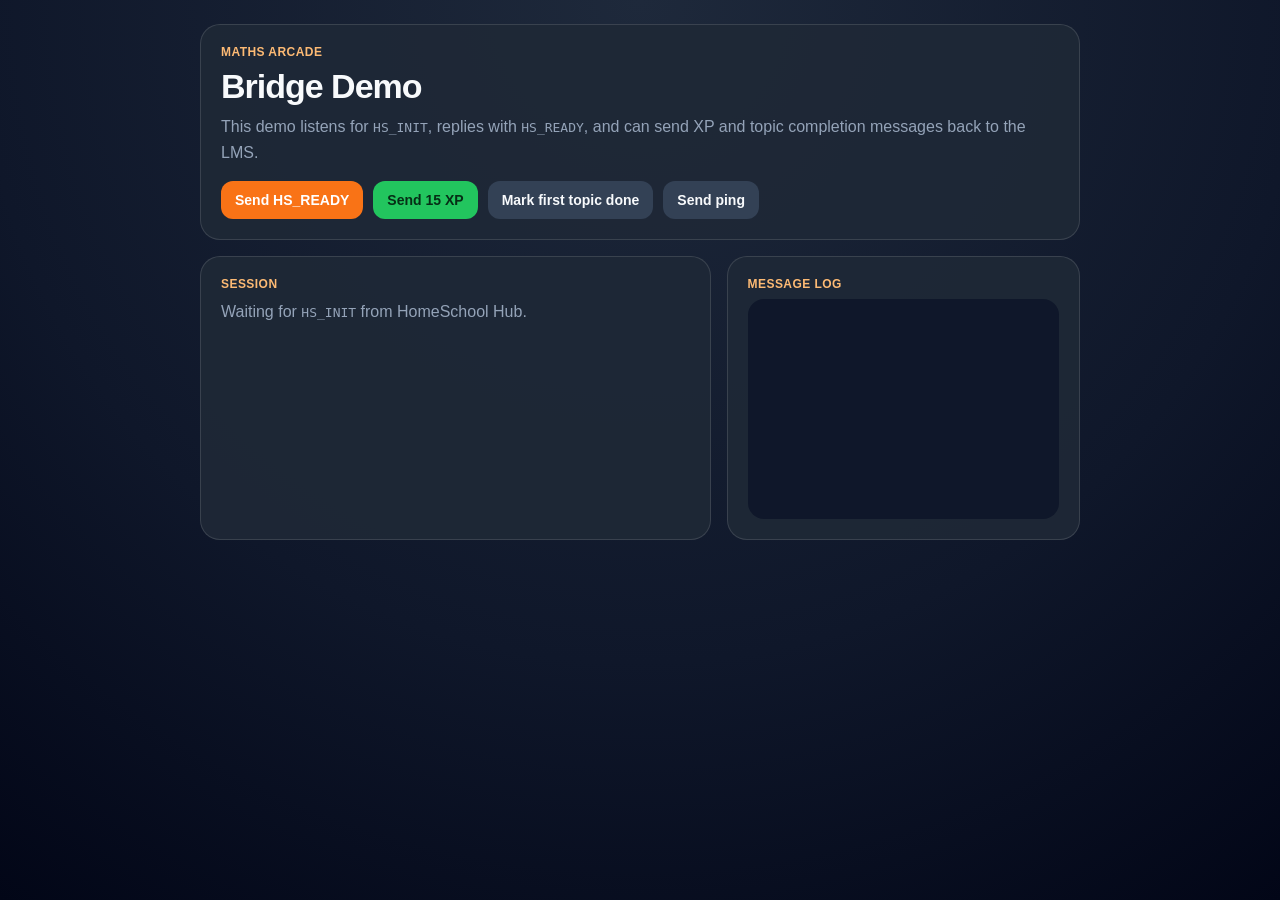
<file: arcade/bridge-demo.html>
<!DOCTYPE html>
<html lang="en">
<head>
<meta charset="UTF-8">
<meta name="viewport" content="width=device-width, initial-scale=1.0">
<title>Maths Arcade Bridge Demo</title>
<style>
  :root{
    --bg:#111827;
    --panel:#1f2937;
    --panel-2:#0f172a;
    --text:#f8fafc;
    --muted:#94a3b8;
    --accent:#f97316;
    --green:#22c55e;
    --border:rgba(255,255,255,.12);
  }
  *{box-sizing:border-box}
  body{margin:0;font-family:Segoe UI,Arial,sans-serif;background:radial-gradient(circle at top,#1e293b 0%,#0f172a 60%,#020617 100%);color:var(--text);min-height:100vh;padding:24px}
  .shell{max-width:880px;margin:0 auto;display:grid;gap:16px}
  .hero,.panel{background:rgba(31,41,55,.92);border:1px solid var(--border);border-radius:20px;padding:20px}
  .eyebrow{font-size:12px;text-transform:uppercase;letter-spacing:.45px;color:#fdba74;font-weight:700;margin-bottom:8px}
  h1{margin:0 0 8px;font-size:34px;letter-spacing:-1px}
  p{margin:0;color:var(--muted);line-height:1.6}
  .grid{display:grid;grid-template-columns:1.3fr .9fr;gap:16px}
  .btns{display:flex;gap:10px;flex-wrap:wrap;margin-top:16px}
  button{border:none;border-radius:12px;padding:11px 14px;font-size:14px;font-weight:700;cursor:pointer}
  .primary{background:var(--accent);color:white}
  .ghost{background:#334155;color:var(--text)}
  .success{background:var(--green);color:#062e16}
  .tag{display:inline-flex;align-items:center;gap:6px;background:#1e293b;border:1px solid var(--border);padding:6px 10px;border-radius:999px;font-size:12px;color:#cbd5e1;margin:6px 6px 0 0}
  .log{background:var(--panel-2);border-radius:16px;padding:14px;min-height:220px;white-space:pre-wrap;font-family:Consolas,monospace;font-size:12px;color:#cbd5e1}
</style>
</head>
<body>
  <div class="shell">
    <div class="hero">
      <div class="eyebrow">Maths Arcade</div>
      <h1>Bridge Demo</h1>
      <p>This demo listens for <code>HS_INIT</code>, replies with <code>HS_READY</code>, and can send XP and topic completion messages back to the LMS.</p>
      <div id="topics"></div>
      <div class="btns">
        <button class="primary" onclick="sendReady()">Send HS_READY</button>
        <button class="success" onclick="awardXp()">Send 15 XP</button>
        <button class="ghost" onclick="markTopicDone()">Mark first topic done</button>
        <button class="ghost" onclick="pingLms()">Send ping</button>
      </div>
    </div>
    <div class="grid">
      <div class="panel">
        <div class="eyebrow">Session</div>
        <div id="session"></div>
      </div>
      <div class="panel">
        <div class="eyebrow">Message Log</div>
        <div class="log" id="log"></div>
      </div>
    </div>
  </div>
<script>
let session = null;
let openerOrigin = window.location.origin;

function log(message) {
  const el = document.getElementById('log');
  el.textContent = `[${new Date().toLocaleTimeString()}] ${message}\n` + el.textContent;
}

function renderSession() {
  const host = document.getElementById('session');
  if (!session) {
    host.innerHTML = '<p>Waiting for <code>HS_INIT</code> from HomeSchool Hub.</p>';
    document.getElementById('topics').innerHTML = '';
    return;
  }
  host.innerHTML = `
    <p><strong>Game:</strong> ${session.gameTitle}</p>
    <p><strong>Child:</strong> ${session.child.name} · Grade ${session.child.grade}</p>
    <p><strong>Session:</strong> ${session.sessionId}</p>
    <p><strong>XP before launch:</strong> ${session.xp}</p>
  `;
  document.getElementById('topics').innerHTML = (session.topicTags || []).map(topic => `<span class="tag">${topic.subject}: ${topic.title}</span>`).join('');
}

function send(message) {
  if (!window.opener || !session) {
    log('No opener/session available yet.');
    return;
  }
  window.opener.postMessage(message, openerOrigin);
  log('Sent ' + message.type);
}

function sendReady() {
  if (!session) return log('Cannot send HS_READY before HS_INIT.');
  send({ type: 'HS_READY', sessionId: session.sessionId });
}

function awardXp() {
  if (!session) return log('Cannot send HS_XP before HS_INIT.');
  send({ type: 'HS_XP', sessionId: session.sessionId, payload: { amount: 15 } });
}

function markTopicDone() {
  if (!session) return log('Cannot mark a topic before HS_INIT.');
  const first = session.topicTags && session.topicTags[0];
  if (!first) return log('No tagged topic available for this game.');
  send({ type: 'HS_TOPIC_DONE', sessionId: session.sessionId, payload: { topicIds: [first.id] } });
}

function pingLms() {
  if (!session) return log('Cannot ping before HS_INIT.');
  send({ type: 'HS_PING', sessionId: session.sessionId });
}

window.addEventListener('message', event => {
  if (!event.data || typeof event.data !== 'object') return;
  if (event.data.type === 'HS_INIT') {
    openerOrigin = event.origin;
    session = event.data;
    renderSession();
    log('Received HS_INIT for ' + session.gameTitle);
    sendReady();
    return;
  }
  if (event.data.type === 'HS_ACK') {
    log('Received HS_ACK: ' + JSON.stringify(event.data));
  }
});

renderSession();
</script>
</body>
</html>
</file>
<file: css/app.css>
/* ── Reset & tokens ───────────────────────────────────── */
*{box-sizing:border-box;margin:0;padding:0}
:root{
  --green:#2d6a4f;--green-l:#52b788;--green-bg:#d8f3dc;
  --blue:#1d6fa4;--blue-bg:#dbeeff;
  --purple:#6b4fbb;--purple-bg:#ede8fb;
  --amber:#e9961a;--amber-bg:#fef3d7;
  --red:#c0392b;--red-bg:#fde8e6;
  --teal:#1a9e8a;--teal-bg:#d4f1ed;
  --bg:#faf9f6;--surface:#fff;--surface2:#f4f2ed;
  --border:rgba(0,0,0,.09);--text:#1a1916;--text2:#6b6860;--text3:#9c9a95;
  --r:10px;--rl:14px;--sh:0 1px 4px rgba(0,0,0,.08);
}
html,body{height:100%;overflow:hidden;font-family:'Georgia',serif;background:#1a1a2e;color:#fff}

/* ── Screens ──────────────────────────────────────────── */
.screen{position:absolute;inset:0;transition:opacity .4s,transform .4s}
.screen.hidden{opacity:0;pointer-events:none;transform:scale(.97)}

/* ── 1. INTRO / child select ──────────────────────────── */
#screen-intro{display:flex;flex-direction:column;align-items:center;justify-content:center;
  background:linear-gradient(160deg,#0f2027,#203a43,#2c5364);gap:0}
.intro-logo{font-size:52px;margin-bottom:8px;animation:bob 3s ease-in-out infinite}
@keyframes bob{0%,100%{transform:translateY(0)}50%{transform:translateY(-8px)}}
.intro-title{font-size:32px;font-weight:700;letter-spacing:-1px;margin-bottom:6px;
  background:linear-gradient(135deg,#52b788,#74c69d,#b7e4c7);-webkit-background-clip:text;-webkit-text-fill-color:transparent}
.intro-sub{font-size:14px;opacity:.6;margin-bottom:40px;font-family:sans-serif;letter-spacing:.5px}
.child-cards{display:flex;gap:16px;flex-wrap:wrap;justify-content:center;margin-bottom:36px}
.child-card{background:rgba(255,255,255,.08);border:1.5px solid rgba(255,255,255,.15);
  border-radius:16px;padding:22px 28px;cursor:pointer;transition:all .2s;text-align:center;min-width:140px}
.child-card:hover{background:rgba(255,255,255,.16);border-color:rgba(82,183,136,.6);transform:translateY(-3px)}
.child-card.selected{background:rgba(82,183,136,.2);border-color:#52b788}
.child-card-avatar{width:56px;height:56px;border-radius:50%;margin:0 auto 10px;
  display:flex;align-items:center;justify-content:center;font-size:22px;font-weight:700}
.child-card-name{font-size:15px;font-weight:600;margin-bottom:3px}
.child-card-grade{font-size:12px;opacity:.6;font-family:sans-serif}
.add-child-card{border-style:dashed;opacity:.5}
.add-child-card:hover{opacity:.8}
.intro-btn{background:#52b788;color:#0f2027;border:none;padding:14px 44px;border-radius:12px;
  font-size:16px;font-weight:700;cursor:pointer;transition:all .2s;font-family:sans-serif;letter-spacing:.3px}
.intro-btn:hover{background:#40c47a;transform:translateY(-2px)}
.intro-btn:disabled{opacity:.4;cursor:not-allowed;transform:none}
.popia-note{font-family:sans-serif;font-size:11px;opacity:.4;margin-top:18px;text-align:center;max-width:300px;line-height:1.6}

/* ── 2. WORLD (Three.js) ──────────────────────────────── */
#screen-world{background:#87ceeb}
#world-canvas{width:100%;height:100%;display:block}
.world-hud{position:absolute;inset:0;pointer-events:none}
.hud-top{position:absolute;top:14px;left:14px;right:14px;display:flex;justify-content:space-between;align-items:flex-start;gap:10px}
.hud-card{background:rgba(15,32,39,.7);backdrop-filter:blur(8px);border-radius:12px;
  padding:10px 14px;border:1px solid rgba(255,255,255,.1)}
.hud-name{font-size:16px;font-weight:700;letter-spacing:-.3px}
.hud-sub{font-size:11px;opacity:.6;font-family:sans-serif;margin-top:2px}
.hud-car-name{font-size:11px;opacity:.78;font-family:sans-serif;margin-top:5px;color:#dcefe4}
.hud-streak{display:inline-flex;align-items:center;gap:5px;margin-top:6px;padding:3px 9px;border-radius:999px;
  background:rgba(255,170,0,.18);color:#ffd38b;font-family:sans-serif;font-size:11px;font-weight:700}
.hud-streak.hidden{display:none}
.hud-xp{font-size:12px;margin-top:5px;font-family:sans-serif;opacity:.8}
.hud-xp span{color:#ffd700;font-weight:700}
.hud-controls{text-align:right}
.hud-controls div{font-size:11px;opacity:.7;font-family:sans-serif;line-height:1.8}
.hud-lock-btn{background:rgba(15,32,39,.78);backdrop-filter:blur(8px);border-radius:12px;
  padding:10px 14px;border:1px solid rgba(255,255,255,.14);color:#fff;font-family:sans-serif;
  font-size:12px;font-weight:700;cursor:pointer;pointer-events:auto;transition:transform .15s,background .15s}
.hud-lock-btn:hover{background:rgba(15,32,39,.92);transform:translateY(-1px)}
.approach-bar{position:absolute;bottom:90px;left:50%;transform:translateX(-50%);
  background:rgba(255,255,255,.95);border-radius:14px;padding:13px 24px;
  text-align:center;box-shadow:0 6px 30px rgba(0,0,0,.25);min-width:220px;
  transition:all .3s;pointer-events:auto}
.approach-bar.hidden{opacity:0;pointer-events:none;transform:translateX(-50%) translateY(10px)}
.approach-name{font-size:16px;font-weight:700;color:#1a1916;margin-bottom:3px}
.approach-hint{font-size:12px;color:#888;font-family:sans-serif}
.approach-hint kbd{background:#eee;border-radius:4px;padding:1px 7px;font-size:11px}
.dpad{position:absolute;bottom:14px;left:50%;transform:translateX(-50%);
  display:flex;flex-direction:column;align-items:center;gap:4px;pointer-events:auto}
.dpad-row{display:flex;gap:4px}
.dpad-btn{width:46px;height:46px;border-radius:10px;border:none;
  background:rgba(255,255,255,.2);color:#fff;font-size:18px;cursor:pointer;
  backdrop-filter:blur(4px);touch-action:none;user-select:none;-webkit-user-select:none;
  transition:background .1s;border:1px solid rgba(255,255,255,.1)}
.dpad-btn:active{background:rgba(255,255,255,.35)}
.enter-btn-world{position:absolute;bottom:14px;right:14px;
  background:#52b788;color:#0f2027;border:none;padding:11px 18px;
  border-radius:12px;font-size:13px;font-weight:700;cursor:pointer;
  font-family:sans-serif;pointer-events:auto;display:none}
.minimap{position:absolute;bottom:14px;left:14px;width:110px;height:110px;
  border-radius:12px;overflow:hidden;border:1.5px solid rgba(255,255,255,.2);
  background:rgba(0,0,0,.4);backdrop-filter:blur(4px)}
#minimap-canvas{width:100%;height:100%}
.world-effects{position:absolute;inset:0;pointer-events:none;overflow:hidden}
.world-xp-burst{position:absolute;transform:translate(-50%,-50%);font-family:sans-serif;font-size:22px;
  font-weight:800;color:#ffd700;text-shadow:0 3px 12px rgba(0,0,0,.45);white-space:nowrap;
  animation:worldXpRise 1.2s ease forwards}
@keyframes worldXpRise{
  0%{opacity:0;transform:translate(-50%,-28%) scale(.88)}
  14%{opacity:1}
  100%{opacity:0;transform:translate(-50%,-150%) scale(1.04)}
}
.sage-bubble{position:absolute;transform:translate(-50%,-115%);max-width:220px;background:rgba(255,251,240,.96);
  color:#2f2a24;border:1px solid rgba(168,85,247,.18);border-radius:16px;padding:12px 14px;box-shadow:0 10px 26px rgba(0,0,0,.22);
  pointer-events:none;transition:opacity .18s,transform .18s}
.sage-bubble.hidden{opacity:0;transform:translate(-50%,-100%) scale(.96)}
.sage-bubble::after{content:'';position:absolute;left:50%;bottom:-9px;transform:translateX(-50%) rotate(45deg);width:18px;height:18px;
  background:rgba(255,251,240,.96);border-right:1px solid rgba(168,85,247,.18);border-bottom:1px solid rgba(168,85,247,.18)}
.sage-title{font-family:sans-serif;font-size:11px;font-weight:800;letter-spacing:.55px;text-transform:uppercase;color:#8b5cf6;margin-bottom:4px}
.sage-text{font-family:sans-serif;font-size:12px;line-height:1.55;color:#4b5563}
.sage-bubble[data-tone="quest"] .sage-title{color:#f97316}
.sage-bubble[data-tone="home"] .sage-title{color:#16a34a}
.sage-bubble[data-tone="arcade"] .sage-title{color:#ea580c}

/* ── 3. LMS DASHBOARD ─────────────────────────────────── */
#screen-lms{background:var(--bg);overflow:hidden;display:flex;flex-direction:column}
.lms-topbar{background:var(--surface);border-bottom:1px solid var(--border);
  padding:12px 20px;display:flex;align-items:center;gap:12px;flex-shrink:0}
.back-btn{background:none;border:1px solid var(--border);border-radius:8px;
  padding:6px 12px;cursor:pointer;font-size:13px;font-family:sans-serif;color:var(--text2);
  display:flex;align-items:center;gap:5px;transition:all .15s}
.back-btn:hover{background:var(--surface2)}
.lms-subject-title{font-size:18px;font-weight:700;letter-spacing:-.3px;flex:1;color:var(--text)}
.lms-subject-icon{font-size:22px}
.lms-body{flex:1;overflow-y:auto;padding:20px;color:var(--text)}
.progress-header{background:var(--surface);border:1px solid var(--border);
  border-radius:var(--rl);padding:18px;margin-bottom:18px;display:flex;gap:16px;align-items:center}
.progress-circle{width:64px;height:64px;border-radius:50%;display:flex;
  align-items:center;justify-content:center;font-size:22px;font-weight:700;
  flex-shrink:0;color:#fff}
.progress-info{flex:1}
.progress-label{font-family:sans-serif;font-size:13px;color:var(--text3);margin-bottom:4px}
.progress-count{font-size:22px;font-weight:700;letter-spacing:-.5px;margin-bottom:6px}
.progress-bar-wrap{background:var(--surface2);border-radius:4px;height:8px;overflow:hidden}
.progress-bar-fill{height:100%;border-radius:4px;transition:width .6s ease}
.xp-badge{background:var(--amber-bg);color:var(--amber);font-family:sans-serif;
  font-size:12px;font-weight:700;padding:4px 10px;border-radius:20px}
.section-label{font-family:sans-serif;font-size:11px;font-weight:700;
  letter-spacing:.6px;color:var(--text3);text-transform:uppercase;
  margin:20px 0 8px;padding-bottom:6px;border-bottom:1px solid var(--border)}
.topic-row{display:flex;align-items:center;gap:10px;padding:10px 12px;
  background:var(--surface);border:1px solid var(--border);border-radius:var(--r);
  margin-bottom:6px;cursor:pointer;transition:all .15s;color:var(--text)}
.topic-row:hover{border-color:rgba(0,0,0,.2);transform:translateX(2px)}
.topic-row.done{background:#f0faf4;border-color:rgba(45,106,79,.2)}
.topic-row.partial{background:#fffdf0;border-color:rgba(233,150,26,.2)}
.topic-check{width:22px;height:22px;border-radius:6px;border:2px solid var(--border);
  flex-shrink:0;display:flex;align-items:center;justify-content:center;
  font-size:12px;transition:all .2s;cursor:pointer}
.topic-check.done{background:var(--green);border-color:var(--green);color:#fff}
.topic-check.partial{background:var(--amber-bg);border-color:var(--amber);color:var(--amber)}
.topic-title{flex:1;font-family:sans-serif;font-size:13px;line-height:1.4;color:var(--text)!important}
.topic-title.done{color:var(--text3);text-decoration:line-through}
.topic-main{flex:1;min-width:0}
.topic-note-preview{margin-top:4px;font-family:sans-serif;font-size:11px;line-height:1.45;color:var(--text3);display:-webkit-box;-webkit-line-clamp:2;-webkit-box-orient:vertical;overflow:hidden}
.topic-note-preview.has-note{color:var(--text2)}
.topic-note-btn{flex-shrink:0;border:1px solid var(--border);background:var(--surface2);color:var(--text2);border-radius:999px;padding:5px 9px;font-family:sans-serif;font-size:10px;font-weight:700;cursor:pointer;transition:all .15s}
.topic-note-btn:hover{border-color:var(--green);color:var(--green);background:var(--green-bg)}
.topic-note-btn.has-note{border-color:rgba(45,106,79,.18);background:var(--green-bg);color:var(--green)}
.topic-status{font-family:sans-serif;font-size:10px;font-weight:700;
  padding:2px 8px;border-radius:10px;flex-shrink:0}
.status-done{background:var(--green-bg);color:var(--green)}
.status-partial{background:var(--amber-bg);color:var(--amber)}
.status-none{background:var(--surface2);color:var(--text3)}
.subject-note-summary{margin-top:8px;font-family:sans-serif;font-size:12px;color:var(--text3)}
.xp-toast{position:fixed;top:70px;right:20px;background:#ffd700;color:#5a3e00;
  font-family:sans-serif;font-size:13px;font-weight:700;padding:8px 16px;
  border-radius:20px;z-index:9999;opacity:0;transform:translateY(-10px);
  transition:all .3s;pointer-events:none}
.xp-toast.show{opacity:1;transform:translateY(0)}

/* ── 4. PORTFOLIO ─────────────────────────────────────── */
#screen-portfolio{background:var(--bg);overflow-y:auto;padding:20px}
.port-header{display:flex;align-items:center;gap:12px;margin-bottom:20px}
.port-title{font-size:22px;font-weight:700;color:var(--text);letter-spacing:-.5px;flex:1}
.port-grid{display:grid;grid-template-columns:repeat(auto-fill,minmax(220px,1fr));gap:14px}
.port-card{background:var(--surface);border:1px solid var(--border);border-radius:var(--rl);
  padding:14px;cursor:pointer;transition:all .2s}
.port-card:hover{transform:translateY(-2px);box-shadow:var(--sh)}
.port-card-thumb{height:80px;border-radius:8px;display:flex;align-items:center;
  justify-content:center;font-size:32px;margin-bottom:10px}
.port-card-title{font-family:sans-serif;font-size:13px;font-weight:600;margin-bottom:4px}
.port-card-meta{font-family:sans-serif;font-size:11px;color:var(--text3)}
.port-card-tags{display:flex;gap:4px;margin-top:7px;flex-wrap:wrap}
.ptag{font-family:sans-serif;font-size:10px;padding:2px 7px;border-radius:10px;font-weight:600}
.upload-drop{border:2px dashed var(--border);border-radius:var(--rl);padding:32px;
  text-align:center;cursor:pointer;transition:all .2s;margin-top:16px;background:var(--surface)}
.upload-drop:hover{border-color:var(--green-l);background:var(--green-bg)}
.upload-icon{font-size:30px;margin-bottom:8px}
.upload-text{font-family:sans-serif;font-size:13px;color:var(--text2)}

/* ── 5. DASHBOARD overview ────────────────────────────── */
#screen-dash{background:var(--bg);overflow-y:auto;padding:20px}
.dash-hello{font-size:24px;font-weight:700;letter-spacing:-.5px;margin-bottom:4px;color:var(--text)}
.dash-sub{font-family:sans-serif;font-size:13px;color:var(--text2);margin-bottom:18px}
.stat-row{display:grid;grid-template-columns:repeat(auto-fill,minmax(130px,1fr));gap:12px;margin-bottom:18px}
.stat-box{background:var(--surface);border:1px solid var(--border);border-radius:var(--r);padding:14px}
.stat-lbl{font-family:sans-serif;font-size:11px;color:var(--text3);margin-bottom:5px}
.stat-val{font-size:26px;font-weight:700;letter-spacing:-1px}
.stat-prog{height:4px;background:var(--surface2);border-radius:2px;margin-top:8px;overflow:hidden}
.stat-prog-fill{height:100%;border-radius:2px}
.subj-row{display:flex;align-items:center;gap:10px;padding:9px 0;border-bottom:1px solid rgba(0,0,0,.05)}
.subj-row:last-child{border:none}
.subj-dot{width:10px;height:10px;border-radius:50%;flex-shrink:0}
.subj-name{font-family:sans-serif;font-size:13px;font-weight:500;flex:1}
.subj-bar{width:90px;height:6px;background:var(--surface2);border-radius:3px;overflow:hidden;flex-shrink:0}
.subj-bar-fill{height:100%;border-radius:3px}
.subj-pct{font-family:sans-serif;font-size:12px;color:var(--text2);width:30px;text-align:right}
.card{background:var(--surface);border:1px solid var(--border);border-radius:var(--rl);padding:16px;margin-bottom:14px}
.card-title{font-family:sans-serif;font-size:11px;font-weight:700;
  letter-spacing:.5px;color:var(--text3);text-transform:uppercase;margin-bottom:12px}
.challenge-card{background:linear-gradient(135deg,#fff8e8 0%,#fff 100%);border-color:rgba(255,140,66,.22)}
.challenge-complete{background:linear-gradient(135deg,#eef8f0 0%,#fff 100%);border-color:rgba(45,106,79,.2)}
.challenge-head{display:grid;grid-template-columns:auto 1fr auto;gap:12px;align-items:center}
.challenge-icon{width:54px;height:54px;border-radius:16px;display:flex;align-items:center;justify-content:center;font-size:24px;color:#fff;box-shadow:var(--sh)}
.challenge-title{font-size:18px;font-weight:700;color:var(--text);letter-spacing:-.35px}
.challenge-sub{font-family:sans-serif;font-size:12px;color:var(--text3);margin-top:4px;line-height:1.5}
.challenge-bonus{background:#fff4db;color:#d97706;border-radius:999px;padding:7px 10px;font-family:sans-serif;font-size:11px;font-weight:700;white-space:nowrap}
.challenge-body{font-family:sans-serif;font-size:13px;color:var(--text2);line-height:1.65;margin-top:14px}
.challenge-actions{display:flex;gap:8px;flex-wrap:wrap;margin-top:14px}
.challenge-btn,.challenge-link{border-radius:11px;padding:10px 14px;font-family:sans-serif;font-size:13px;font-weight:700;cursor:pointer}
.challenge-btn{border:none;background:#ff8c42;color:#fff}
.challenge-btn:hover{background:#f17624}
.challenge-link{border:1px solid var(--border);background:var(--surface);color:var(--text2)}
.challenge-link:hover{border-color:#ff8c42;color:#ff8c42}
.planner-header{display:flex;justify-content:space-between;gap:12px;align-items:flex-start;margin-bottom:14px}
.planner-actions{display:flex;gap:8px;flex-wrap:wrap;justify-content:flex-end}
.planner-title{font-size:18px;font-weight:700;color:var(--text);letter-spacing:-.3px}
.planner-subtitle{font-family:sans-serif;font-size:12px;color:var(--text3);margin-top:4px;line-height:1.5}
.planner-add-all,.planner-day-add,.planner-print-btn{border:1px solid var(--border);background:var(--surface2);color:var(--text2);border-radius:10px;padding:7px 10px;font-family:sans-serif;font-size:12px;font-weight:700;cursor:pointer}
.planner-add-all:hover,.planner-day-add:hover,.planner-print-btn:hover{border-color:var(--green);background:var(--green-bg);color:var(--green)}
.planner-grid{display:grid;grid-template-columns:repeat(5,minmax(0,1fr));gap:10px}
.planner-day{border:1px solid var(--border);border-radius:14px;background:var(--surface2);padding:10px;min-height:180px;display:flex;flex-direction:column}
.planner-day-head{display:flex;justify-content:space-between;align-items:center;margin-bottom:10px}
.planner-day-label{font-family:sans-serif;font-size:12px;font-weight:700;color:var(--text2);text-transform:uppercase;letter-spacing:.4px}
.planner-day-body{display:grid;gap:8px;align-content:start}
.planner-empty{font-family:sans-serif;font-size:12px;color:var(--text3);border:1px dashed var(--border);border-radius:10px;padding:12px;text-align:center;background:rgba(255,255,255,.55)}
.planner-item{background:var(--surface);border:1px solid var(--border);border-radius:12px;padding:10px;cursor:pointer;transition:transform .15s,border-color .15s,box-shadow .15s}
.planner-item:hover{transform:translateY(-1px);border-color:rgba(45,106,79,.24);box-shadow:var(--sh)}
.planner-item-top{display:flex;justify-content:space-between;gap:8px;align-items:flex-start;margin-bottom:6px}
.planner-item-subject{font-family:sans-serif;font-size:10px;font-weight:700;letter-spacing:.35px;text-transform:uppercase}
.planner-item-remove{border:none;background:none;color:var(--text3);font-size:16px;line-height:1;cursor:pointer;padding:0 2px}
.planner-item-remove:hover{color:var(--red)}
.planner-item-title{font-family:sans-serif;font-size:12px;color:var(--text);line-height:1.45}

/* ── Bottom nav (LMS screens) ─────────────────────────── */
.bottom-nav{position:fixed;bottom:0;left:0;right:0;background:var(--surface);
  border-top:1px solid var(--border);display:flex;padding:8px 0 max(8px,env(safe-area-inset-bottom));
  z-index:100}
.nav-btn{flex:1;display:flex;flex-direction:column;align-items:center;gap:3px;
  padding:4px;cursor:pointer;border:none;background:none;color:var(--text3);
  font-family:sans-serif;font-size:10px;transition:color .15s}
.nav-btn.active{color:var(--green)}
.nav-btn-icon{font-size:20px}
.nav-btn span{font-size:10px}

/* ── Log screen ───────────────────────────────────────── */
#screen-log{background:var(--bg);overflow-y:auto;padding:20px}
#screen-report{background:#f7f4ed;overflow-y:auto}
.arcade-body{background:linear-gradient(180deg,#fffaf0 0%,#f7f4ed 100%)}
.arcade-grid{display:grid;grid-template-columns:repeat(auto-fill,minmax(240px,1fr));gap:14px}
.arcade-card{background:var(--surface);border:1px solid var(--border);border-radius:20px;padding:16px;box-shadow:var(--sh)}
.arcade-card-head{display:flex;gap:12px;align-items:center;margin-bottom:12px}
.arcade-icon{width:52px;height:52px;border-radius:16px;display:flex;align-items:center;justify-content:center;font-size:24px;color:#fff;flex-shrink:0}
.arcade-title{font-size:18px;font-weight:700;color:var(--text);letter-spacing:-.3px}
.arcade-meta{font-family:sans-serif;font-size:12px;color:var(--text3);margin-top:3px}
.arcade-desc{font-family:sans-serif;font-size:13px;color:var(--text2);line-height:1.6;margin-bottom:12px}
.arcade-chip-row{display:flex;gap:6px;flex-wrap:wrap;margin-bottom:12px}
.arcade-chip{background:var(--surface2);color:var(--text2);border-radius:999px;padding:4px 8px;font-family:sans-serif;font-size:10px;font-weight:700;text-transform:uppercase;letter-spacing:.35px}
.arcade-chip-challenge{background:#fff1e8;color:#f17624}
.arcade-topic-list{display:grid;gap:8px;margin-bottom:14px}
.arcade-topic{background:#fffaf0;border:1px solid rgba(0,0,0,.06);border-radius:12px;padding:9px 10px;font-family:sans-serif;font-size:12px;color:var(--text);line-height:1.5}
.arcade-launch-btn{width:100%;border:none;border-radius:12px;padding:12px 14px;background:#ff8c42;color:#fff;font-family:sans-serif;font-size:13px;font-weight:700;cursor:pointer}
.arcade-launch-btn:hover{background:#f17624}
.arcade-empty{font-family:sans-serif;font-size:12px;color:var(--text3);line-height:1.5}
.report-topbar{position:sticky;top:0;z-index:20}
.report-body{padding:24px}
.report-sheet{max-width:980px;margin:0 auto;background:#fff;border:1px solid var(--border);border-radius:24px;box-shadow:var(--sh);padding:28px 28px 36px}
.report-header{display:flex;justify-content:space-between;gap:16px;align-items:flex-start;padding-bottom:20px;border-bottom:2px solid var(--surface2)}
.report-eyebrow{font-family:sans-serif;font-size:12px;font-weight:700;letter-spacing:.55px;color:var(--text3);text-transform:uppercase;margin-bottom:8px}
.report-header h1{font-size:34px;line-height:1.05;letter-spacing:-1px;color:var(--text);margin:0 0 8px}
.report-meta{font-family:sans-serif;font-size:13px;color:var(--text2);line-height:1.6}
.report-badge{background:var(--green-bg);color:var(--green);border:1px solid rgba(45,106,79,.14);border-radius:999px;padding:8px 12px;font-family:sans-serif;font-size:12px;font-weight:700;white-space:nowrap}
.report-summary{display:grid;grid-template-columns:repeat(4,minmax(0,1fr));gap:12px;margin:22px 0}
.report-stat{background:var(--surface2);border-radius:16px;padding:16px}
.report-stat-label{font-family:sans-serif;font-size:11px;color:var(--text3);text-transform:uppercase;letter-spacing:.45px;margin-bottom:6px}
.report-stat-value{font-size:30px;font-weight:700;letter-spacing:-1px;color:var(--text)}
.report-stat-sub{font-family:sans-serif;font-size:12px;color:var(--text2);margin-top:4px;line-height:1.45}
.report-section{margin-top:24px}
.report-section h2{font-size:20px;color:var(--text);margin:0 0 8px}
.report-section-sub{font-family:sans-serif;font-size:12px;color:var(--text3);margin-bottom:12px}
.report-table{border:1px solid var(--border);border-radius:18px;overflow:hidden}
.report-table-head,.report-table-row{display:grid;grid-template-columns:2fr .9fr .9fr .8fr .8fr;gap:12px;padding:12px 16px;align-items:center}
.report-table-head{background:var(--surface2);font-family:sans-serif;font-size:11px;font-weight:700;color:var(--text3);text-transform:uppercase;letter-spacing:.45px}
.report-table-row{border-top:1px solid var(--border);font-family:sans-serif;font-size:13px;color:var(--text)}
.report-note-grid{display:grid;grid-template-columns:repeat(2,minmax(0,1fr));gap:12px}
.report-note-card{border:1px solid var(--border);border-radius:16px;padding:14px;background:#fff}
.report-note-subject{font-family:sans-serif;font-size:11px;font-weight:700;letter-spacing:.4px;text-transform:uppercase;margin-bottom:6px}
.report-note-title{font-family:sans-serif;font-size:14px;font-weight:700;color:var(--text);margin-bottom:6px;line-height:1.45}
.report-note-body{font-family:sans-serif;font-size:13px;color:var(--text2);line-height:1.6}
.report-planner-grid{display:grid;grid-template-columns:repeat(5,minmax(0,1fr));gap:10px}
.report-planner-day{border:1px solid var(--border);border-radius:16px;background:#fff;padding:12px}
.report-planner-label{font-family:sans-serif;font-size:12px;font-weight:700;color:var(--text2);text-transform:uppercase;letter-spacing:.45px;margin-bottom:10px}
.report-planner-item{font-family:sans-serif;font-size:12px;color:var(--text);line-height:1.5;padding:8px 0;border-top:1px solid var(--surface2)}
.report-planner-item:first-of-type{border-top:none;padding-top:0}
.report-planner-empty,.report-empty{font-family:sans-serif;font-size:12px;color:var(--text3);line-height:1.5}
.report-list{border:1px solid var(--border);border-radius:18px;overflow:hidden;background:#fff}
.report-list-row,.report-log-row{padding:14px 16px;border-top:1px solid var(--border)}
.report-list-row:first-child,.report-log-row:first-child{border-top:none}
.report-list-row{display:flex;justify-content:space-between;gap:16px;align-items:flex-start}
.report-list-title{font-family:sans-serif;font-size:14px;font-weight:700;color:var(--text);line-height:1.45}
.report-list-meta,.report-log-meta{font-family:sans-serif;font-size:12px;color:var(--text3);margin-top:3px}
.report-list-date{font-family:sans-serif;font-size:12px;color:var(--text2);white-space:nowrap}
.report-log-head{display:flex;justify-content:space-between;gap:16px;align-items:flex-start}
.report-log-notes{font-family:sans-serif;font-size:13px;color:var(--text2);line-height:1.65;margin-top:8px}

/* ── Animations ───────────────────────────────────────── */
@keyframes popIn{from{transform:scale(.85);opacity:0}to{transform:scale(1);opacity:1}}
.pop-in{animation:popIn .25s ease forwards}
@keyframes slideUp{from{transform:translateY(20px);opacity:0}to{transform:translateY(0);opacity:1}}
.slide-up{animation:slideUp .3s ease forwards}
@keyframes xpFloat{0%{transform:translateY(0);opacity:1}100%{transform:translateY(-60px);opacity:0}}
.xp-float{position:fixed;font-family:sans-serif;font-size:16px;font-weight:700;
  color:#ffd700;pointer-events:none;z-index:9999;animation:xpFloat 1.2s ease forwards}

/* ── Settings modal ───────────────────────────────────── */
.modal-overlay{position:fixed;inset:0;background:rgba(0,0,0,.5);z-index:200;
  display:flex;align-items:flex-end;justify-content:center;transition:opacity .3s}
.modal-overlay.hidden{opacity:0;pointer-events:none}
.modal-sheet{background:var(--surface);border-radius:20px 20px 0 0;
  width:100%;max-width:500px;max-height:85vh;overflow-y:auto;padding:24px 20px 40px;
  transform:translateY(0);transition:transform .3s}
.modal-overlay.hidden .modal-sheet{transform:translateY(100%)}
.modal-handle{width:40px;height:4px;background:var(--border);border-radius:2px;margin:0 auto 20px}
.modal-title{font-size:20px;font-weight:700;margin-bottom:16px;color:var(--text)}
.settings-row{display:flex;align-items:center;gap:12px;padding:12px 0;border-bottom:1px solid var(--border)}
.settings-row:last-child{border:none}
.settings-icon{font-size:20px;width:28px;text-align:center}
.settings-label{font-family:sans-serif;font-size:13px;flex:1;color:var(--text)}
.settings-value{font-family:sans-serif;font-size:12px;color:var(--text3)}
.btn-danger{color:var(--red)!important}

/* ── Car setup modal ─────────────────────────────────── */
.car-setup-sheet{max-width:430px}
.car-setup-subtitle{font-family:sans-serif;font-size:13px;color:var(--text2);margin:-4px 0 18px;line-height:1.6}
.car-color-grid{display:grid;grid-template-columns:repeat(4,1fr);gap:12px;margin-bottom:18px}
.car-color-swatch{width:100%;aspect-ratio:1;border-radius:50%;border:3px solid transparent;cursor:pointer;transition:transform .15s,box-shadow .15s;box-shadow:inset 0 0 0 1px rgba(0,0,0,.08)}
.car-color-swatch.selected{border-color:#fff;box-shadow:0 0 0 2px var(--green), inset 0 0 0 1px rgba(0,0,0,.08);transform:scale(1.05)}
.car-setup-label{display:block;font-family:sans-serif;font-size:12px;font-weight:700;color:var(--text2);margin-bottom:8px;text-transform:uppercase;letter-spacing:.4px}
.car-name-input{width:100%;padding:13px 14px;border-radius:12px;border:1px solid var(--border);font-family:sans-serif;font-size:15px;color:var(--text);background:var(--surface);margin-bottom:16px}
.car-name-input:focus{outline:none;border-color:rgba(45,106,79,.35);box-shadow:0 0 0 3px rgba(82,183,136,.14)}
.car-setup-preview{display:flex;align-items:center;gap:12px;background:var(--surface2);border-radius:14px;padding:14px;margin-bottom:18px}
.car-preview-chip{width:50px;height:50px;border-radius:14px;background:var(--green);position:relative}
.car-preview-chip::before{content:'';position:absolute;left:8px;right:8px;top:17px;height:14px;border-radius:8px;background:rgba(255,255,255,.22)}
.car-preview-title{font-size:18px;font-weight:700;color:var(--text);letter-spacing:-.3px}
.car-preview-meta{font-family:sans-serif;font-size:12px;color:var(--text3);margin-top:3px}
.car-setup-actions{display:flex;justify-content:space-between;gap:10px}
.car-setup-save{flex:1;background:var(--green);color:#fff;border:none;border-radius:12px;padding:13px 16px;font-family:sans-serif;font-size:14px;font-weight:700;cursor:pointer}
.car-setup-save:hover{background:var(--green-l)}

/* ── Parent PIN modal ────────────────────────────────── */
.pin-sheet{text-align:center;max-width:420px;padding-bottom:28px}
.pin-subtitle{font-family:sans-serif;font-size:13px;color:var(--text2);margin:-4px 0 18px;line-height:1.6}
.pin-dots{display:flex;gap:14px;justify-content:center;margin-bottom:22px}
.pin-dot{width:14px;height:14px;border-radius:50%;border:2px solid rgba(0,0,0,.16);transition:all .15s}
.pin-dot.filled{background:var(--green);border-color:var(--green);transform:scale(1.14)}
.pin-pad{display:grid;grid-template-columns:repeat(3,1fr);gap:10px;max-width:240px;margin:0 auto 14px}
.pin-key{background:var(--surface2);border:1px solid var(--border);border-radius:12px;color:var(--text);
  font-family:sans-serif;font-size:18px;font-weight:700;padding:15px 0;cursor:pointer;transition:transform .12s,background .12s}
.pin-key:hover{background:#ece8df}
.pin-key:active{transform:scale(.96)}
.pin-key-submit{background:var(--green-bg);color:var(--green);border-color:rgba(45,106,79,.18)}
.pin-hint{font-family:sans-serif;font-size:12px;color:var(--text3);min-height:18px}
.pin-hint.error{color:var(--red)}
@keyframes shakePin{0%,100%{transform:translateX(0)}20%{transform:translateX(-8px)}40%{transform:translateX(8px)}60%{transform:translateX(-5px)}80%{transform:translateX(5px)}}
.pin-sheet.shake{animation:shakePin .28s ease}

/* ── Responsive ───────────────────────────────────────── */
@media(max-width:900px){
  .planner-grid{grid-template-columns:repeat(2,minmax(0,1fr))}
  .arcade-grid{grid-template-columns:repeat(2,minmax(0,1fr))}
  .report-summary{grid-template-columns:repeat(2,minmax(0,1fr))}
  .report-note-grid{grid-template-columns:1fr}
  .report-planner-grid{grid-template-columns:repeat(2,minmax(0,1fr))}
  .report-table-head,.report-table-row{grid-template-columns:1.8fr .8fr .8fr .8fr .8fr}
}
@media(max-width:400px){
  .hud-controls{display:none}
  .intro-title{font-size:26px}
  .child-card{padding:16px 20px;min-width:120px}
  .challenge-head{grid-template-columns:auto 1fr}
  .challenge-bonus{grid-column:1 / -1;justify-self:start}
  .planner-grid{grid-template-columns:1fr}
  .planner-header{flex-direction:column}
  .arcade-grid{grid-template-columns:1fr}
  .report-body{padding:12px}
  .report-sheet{padding:18px;border-radius:18px}
  .report-summary,.report-planner-grid{grid-template-columns:1fr}
  .report-header,.report-list-row,.report-log-head{flex-direction:column}
  .report-table-head,.report-table-row{grid-template-columns:1fr 1fr}
}

@media print{
  body{background:#fff}
  .no-print,.bottom-nav,.modal-overlay,.xp-toast{display:none !important}
  #screen-world,#screen-lms,#screen-dash,#screen-portfolio,#screen-log{display:none !important}
  #screen-report{display:block !important;background:#fff;overflow:visible}
  .report-body{padding:0}
  .report-sheet{max-width:none;margin:0;border:none;box-shadow:none;border-radius:0;padding:0}
  .report-section,.report-summary{break-inside:avoid}
  .report-note-card,.report-planner-day,.report-log-row,.report-list-row{break-inside:avoid}
}
</file>
